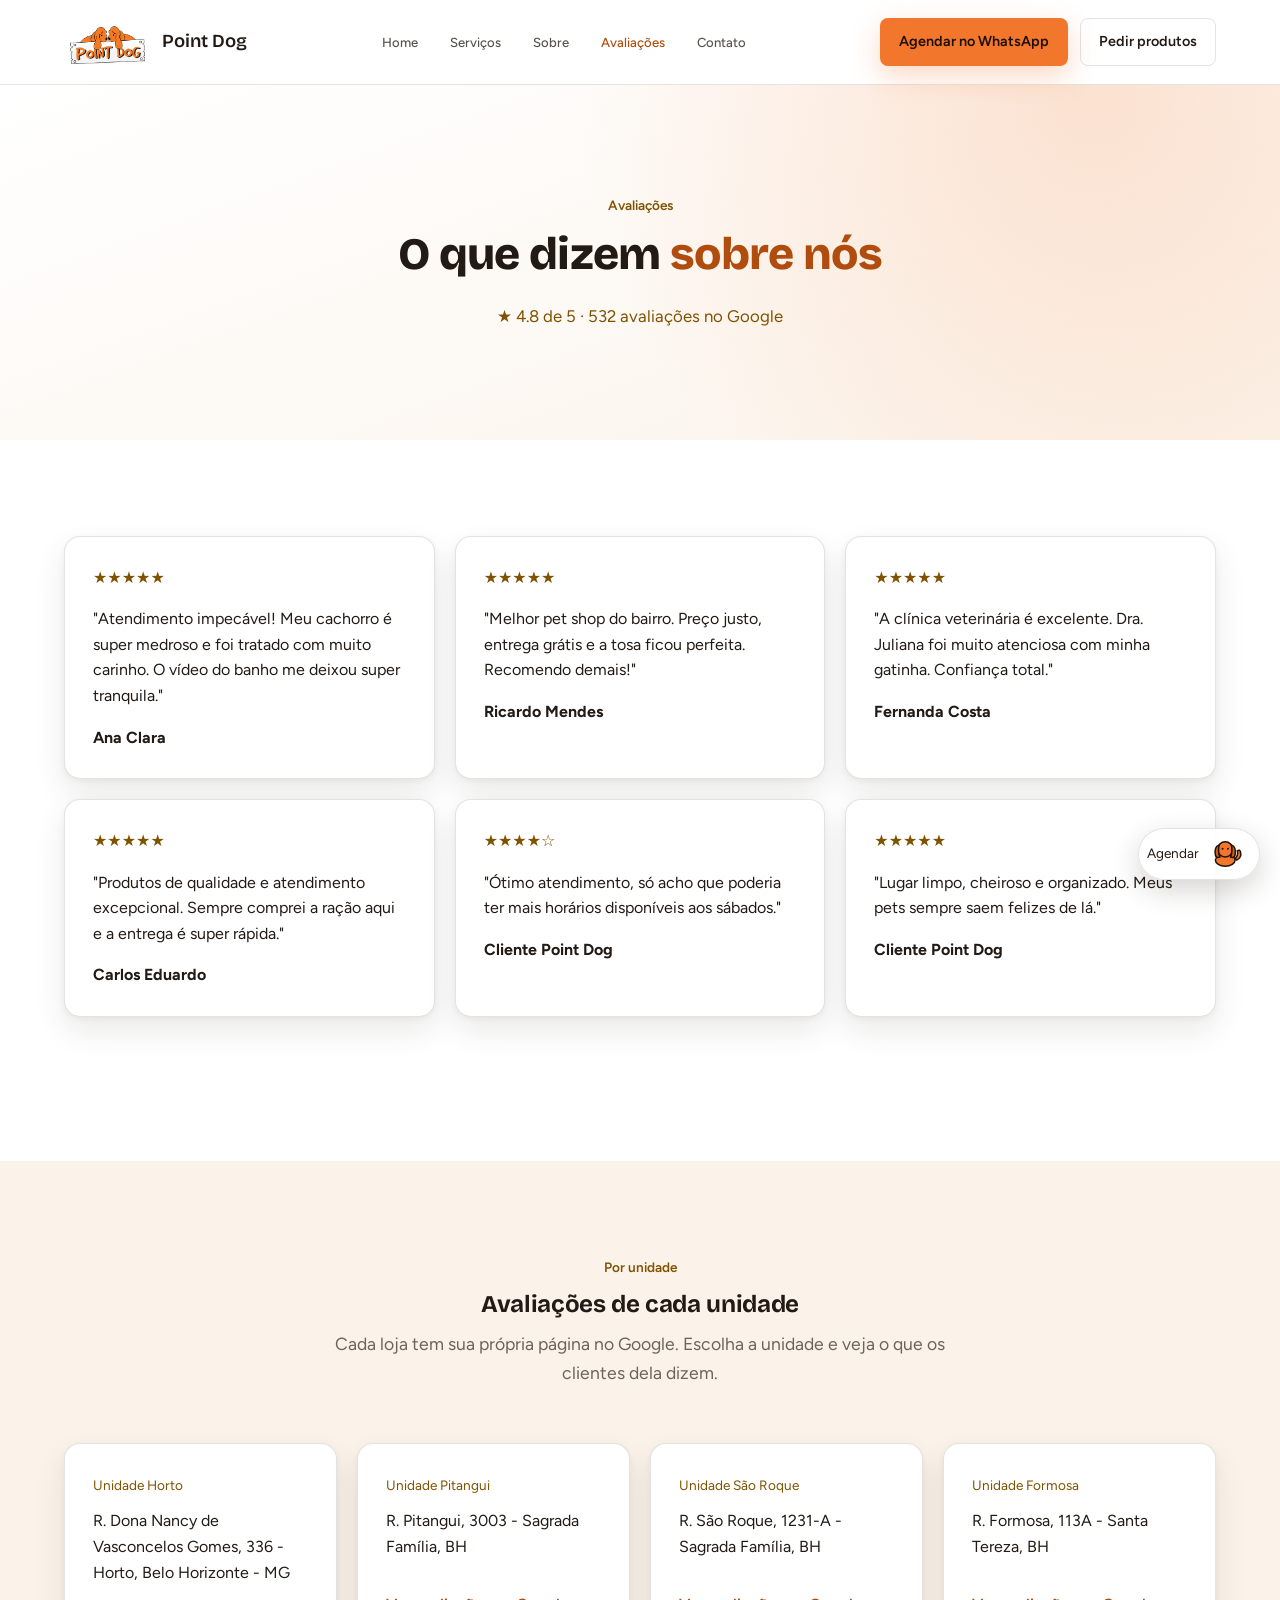
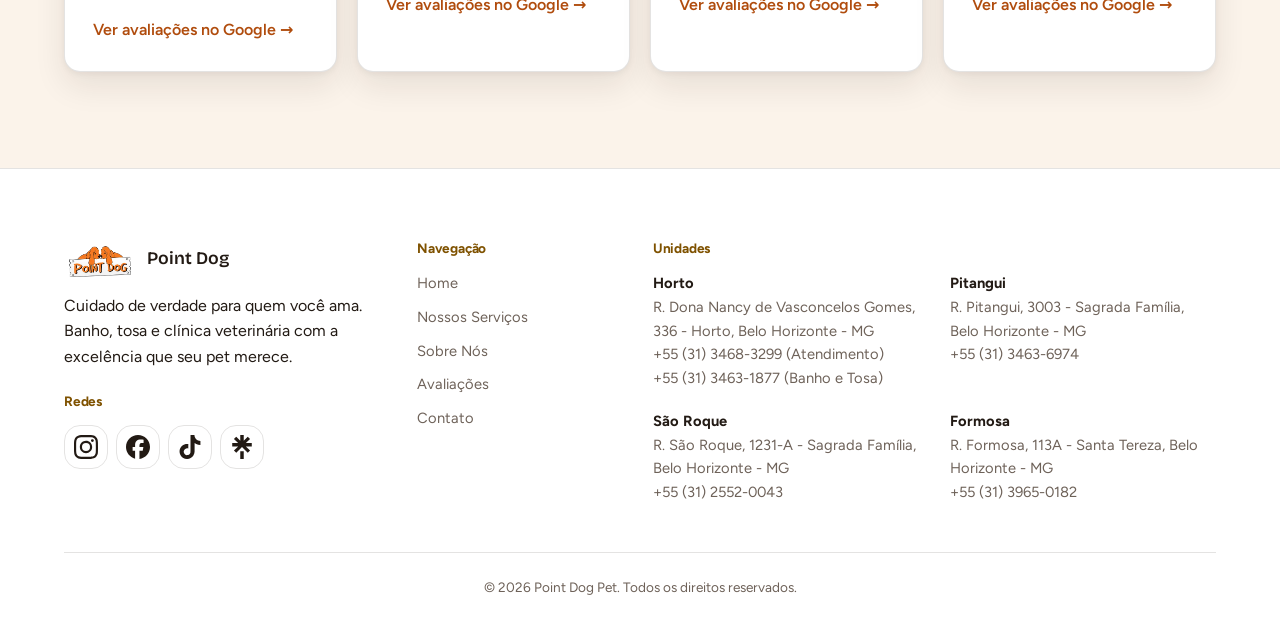
<file: avaliacoes.html>
<!DOCTYPE html>
<html lang="pt-BR">
<head>
  <meta charset="UTF-8">
  <meta name="viewport" content="width=device-width, initial-scale=1.0">
  <title>Avaliações no Google | Point Dog Pet, Belo Horizonte</title>
  <meta name="description" content="4,8 de 5 com 532 avaliações no Google. Veja o que os clientes dizem de cada unidade da Point Dog em Belo Horizonte.">
  <link rel="canonical" href="https://www.pointdog.com.br/avaliacoes.html">
  <meta name="theme-color" content="#F2762B">
  <meta property="og:type" content="website">
  <meta property="og:locale" content="pt_BR">
  <meta property="og:site_name" content="Point Dog Pet">
  <meta property="og:title" content="Avaliações no Google | Point Dog Pet, Belo Horizonte">
  <meta property="og:description" content="4,8 de 5 com 532 avaliações no Google. Veja o que os clientes dizem de cada unidade da Point Dog em Belo Horizonte.">
  <meta property="og:url" content="https://www.pointdog.com.br/avaliacoes.html">
  <meta property="og:image" content="https://www.pointdog.com.br/assets/img/og-pointdog.jpg">
  <meta name="twitter:card" content="summary_large_image">
  <link rel="preload" href="assets/fonts/bricolage-grotesque-latin.woff2" as="font" type="font/woff2" crossorigin>
  <link rel="preload" href="assets/fonts/figtree-latin.woff2" as="font" type="font/woff2" crossorigin>
  <link rel="icon" type="image/webp" href="assets/img/logo-pointdog.webp">
  <link rel="apple-touch-icon" href="assets/img/logo-pointdog.webp">
  <link rel="stylesheet" href="css/style.css">
</head>
<body>
  <header class="site-header">
    <div class="container">
      <a class="brand" href="index.html">
        <img src="assets/img/logo-pointdog.webp" alt="" width="273" height="139">
        <span>Point Dog</span>
      </a>
      <nav class="nav-links">
        <a href="index.html">Home</a>
        <a href="servicos.html">Serviços</a>
        <a href="sobre.html">Sobre</a>
        <a href="avaliacoes.html" class="active">Avaliações</a>
        <a href="contato.html">Contato</a>
        <a class="nav-cta nav-cta-primary" href="https://wa.me/553134683299?text=Ol%C3%A1%2C%20quero%20agendar%20um%20hor%C3%A1rio!" target="_blank" rel="noopener">Agendar no WhatsApp</a>
        <a class="nav-cta" href="https://wa.me/553134683299?text=Ol%C3%A1%2C%20quero%20pedir%20produtos%20para%20o%20meu%20pet." target="_blank" rel="noopener">Pedir produtos</a>
      </nav>
      <div class="header-actions">
        <a class="btn btn-primary" href="https://wa.me/553134683299?text=Ol%C3%A1%2C%20quero%20agendar%20um%20hor%C3%A1rio!" target="_blank" rel="noopener">Agendar no WhatsApp</a>
        <a class="btn btn-outline-dark" href="https://wa.me/553134683299?text=Ol%C3%A1%2C%20quero%20pedir%20produtos%20para%20o%20meu%20pet." target="_blank" rel="noopener">Pedir produtos</a>
        <button class="nav-toggle" aria-label="Abrir menu" aria-expanded="false">&#9776;</button>
      </div>
    </div>
  </header>

  <main>
  <section class="hero-simple" style="text-align:center;">
    <div class="container">
      <span class="eyebrow" style="justify-content:center; display:flex;">Avaliações</span>
      <h1>O que dizem <em>sobre nós</em></h1>
      <p class="lead" style="margin:0 auto;"><span style="color:var(--gold);">★ 4.8 de 5 · 532 avaliações no Google</span></p>
    </div>
  </section>

  <section class="section">
    <div class="container">
      <div class="grid-3">
        <div class="card reveal">
          <p style="color:var(--gold);">★★★★★</p>
          <p>"Atendimento impecável! Meu cachorro é super medroso e foi tratado com muito carinho. O vídeo do banho me deixou super tranquila."</p>
          <strong>Ana Clara</strong>
        </div>
        <div class="card reveal">
          <p style="color:var(--gold);">★★★★★</p>
          <p>"Melhor pet shop do bairro. Preço justo, entrega grátis e a tosa ficou perfeita. Recomendo demais!"</p>
          <strong>Ricardo Mendes</strong>
        </div>
        <div class="card reveal">
          <p style="color:var(--gold);">★★★★★</p>
          <p>"A clínica veterinária é excelente. Dra. Juliana foi muito atenciosa com minha gatinha. Confiança total."</p>
          <strong>Fernanda Costa</strong>
        </div>
        <div class="card reveal">
          <p style="color:var(--gold);">★★★★★</p>
          <p>"Produtos de qualidade e atendimento excepcional. Sempre comprei a ração aqui e a entrega é super rápida."</p>
          <strong>Carlos Eduardo</strong>
        </div>
        <div class="card reveal">
          <p style="color:var(--gold);">★★★★☆</p>
          <p>"Ótimo atendimento, só acho que poderia ter mais horários disponíveis aos sábados."</p>
          <strong>Cliente Point Dog</strong>
        </div>
        <div class="card reveal">
          <p style="color:var(--gold);">★★★★★</p>
          <p>"Lugar limpo, cheiroso e organizado. Meus pets sempre saem felizes de lá."</p>
          <strong>Cliente Point Dog</strong>
        </div>
      </div>
      <p style="text-align:center; margin-top:48px;">
        
      </p>
    </div>
  </section>
  <section class="section section-alt">
    <div class="container">
      <div class="section-header reveal">
        <span class="eyebrow">Por unidade</span>
        <h2>Avaliações de cada unidade</h2>
        <p>Cada loja tem sua própria página no Google. Escolha a unidade e veja o que os clientes dela dizem.</p>
      </div>
      <div class="grid-4">
        <div class="card reveal">
          <span class="card-tag">Unidade Horto</span>
          <p>R. Dona Nancy de Vasconcelos Gomes, 336 - Horto, Belo Horizonte - MG</p>
          <a class="card-link" href="https://www.google.com/maps/search/?api=1&query=Point+Dog+Pet+Dona+Nancy+de+Vasconcelos+Gomes+336+Horto+Belo+Horizonte" target="_blank" rel="noopener">Ver avaliações no Google →</a>
        </div>
        <div class="card reveal">
          <span class="card-tag">Unidade Pitangui</span>
          <p>R. Pitangui, 3003 - Sagrada Família, BH</p>
          <a class="card-link" href="https://www.google.com/maps/search/?api=1&query=Point+Dog+Pet+Rua+Pitangui+3003+Sagrada+Familia+Belo+Horizonte" target="_blank" rel="noopener">Ver avaliações no Google →</a>
        </div>
        <div class="card reveal">
          <span class="card-tag">Unidade São Roque</span>
          <p>R. São Roque, 1231-A - Sagrada Família, BH</p>
          <a class="card-link" href="https://www.google.com/maps/search/?api=1&query=Point+Dog+Pet+Rua+Sao+Roque+1231+Sagrada+Familia+Belo+Horizonte" target="_blank" rel="noopener">Ver avaliações no Google →</a>
        </div>
        <div class="card reveal">
          <span class="card-tag">Unidade Formosa</span>
          <p>R. Formosa, 113A - Santa Tereza, BH</p>
          <a class="card-link" href="https://www.google.com/maps/search/?api=1&query=Point+Dog+Pet+Rua+Formosa+113A+Santa+Tereza+Belo+Horizonte" target="_blank" rel="noopener">Ver avaliações no Google →</a>
        </div>
      </div>
    </div>
  </section>
  </main>

  <footer class="site-footer">
    <div class="container">
      <div class="footer-grid">
        <div>
          <div class="footer-brand">
            <img src="assets/img/logo-pointdog.webp" alt="" width="273" height="139" loading="lazy" decoding="async">
            <span style="font-family: var(--font-display); font-size: 1.1rem;">Point Dog</span>
          </div>
          <p>Cuidado de verdade para quem você ama. Banho, tosa e clínica veterinária com a excelência que seu pet merece.</p>
          <h3 class="footer-redes-titulo">Redes</h3>
          <ul class="footer-redes">
            <li><a href="https://www.instagram.com/pointdogpet/" target="_blank" rel="noopener" aria-label="Instagram"><img src="assets/icons/instagram.svg" alt="" width="24" height="24" loading="lazy"></a></li>
            <li><a href="https://www.facebook.com/pointdogpet" target="_blank" rel="noopener" aria-label="Facebook"><img src="assets/icons/facebook.svg" alt="" width="24" height="24" loading="lazy"></a></li>
            <li><a href="https://www.tiktok.com/@pointdogpet" target="_blank" rel="noopener" aria-label="TikTok"><img src="assets/icons/tiktok.svg" alt="" width="24" height="24" loading="lazy"></a></li>
            <li><a href="https://linktr.ee/pointdogpetshop" target="_blank" rel="noopener" aria-label="Linktree"><img src="assets/icons/linktree.svg" alt="" width="24" height="24" loading="lazy"></a></li>
          </ul>
        </div>
        <div>
          <h3>Navegação</h3>
          <ul>
            <li><a href="index.html">Home</a></li>
            <li><a href="servicos.html">Nossos Serviços</a></li>
            <li><a href="sobre.html">Sobre Nós</a></li>
            <li><a href="avaliacoes.html">Avaliações</a></li>
            <li><a href="contato.html">Contato</a></li>
          </ul>
        </div>
        <div class="footer-units-col">
          <h3>Unidades</h3>
          <ul class="footer-units">
            <li><a href="contato.html#horto"><strong>Horto</strong></a><br>R. Dona Nancy de Vasconcelos Gomes, 336 - Horto, Belo Horizonte - MG<br><a href="tel:+553134683299">+55 (31) 3468-3299</a> (Atendimento)<br><a href="tel:+553134631877">+55 (31) 3463-1877</a> (Banho e Tosa)</li>
            <li><a href="contato.html#pitangui"><strong>Pitangui</strong></a><br>R. Pitangui, 3003 - Sagrada Família, Belo Horizonte - MG<br><a href="tel:+553134636974">+55 (31) 3463-6974</a></li>
            <li><a href="contato.html#sao-roque"><strong>São Roque</strong></a><br>R. São Roque, 1231-A - Sagrada Família, Belo Horizonte - MG<br><a href="tel:+553125520043">+55 (31) 2552-0043</a></li>
            <li><a href="contato.html#formosa"><strong>Formosa</strong></a><br>R. Formosa, 113A - Santa Tereza, Belo Horizonte - MG<br><a href="tel:+553139650182">+55 (31) 3965-0182</a></li>
          </ul>
        </div>
      </div>
      <div class="footer-bottom">
        &copy; <span id="year"></span> Point Dog Pet. Todos os direitos reservados.
      </div>
    </div>
  </footer>

  <a class="fab" href="https://wa.me/553134683299?text=Ol%C3%A1%2C%20quero%20agendar%20um%20hor%C3%A1rio!" target="_blank" rel="noopener" aria-label="Agendar no WhatsApp">
    <span>Agendar</span>
    <svg viewBox="0 0 100 100" aria-hidden="true">
      <g class="fab-tail"><path d="M78,66 Q92,60 88,44 Q86,38 80,41 Q83,53 74,62 Z" fill="#F2762B" stroke="#231208" stroke-width="4"/></g>
      <ellipse cx="48" cy="66" rx="26" ry="16" fill="#F2762B" stroke="#231208" stroke-width="4"/>
      <circle cx="48" cy="38" r="20" fill="#F2762B" stroke="#231208" stroke-width="4"/>
      <path d="M32,26 Q18,32 22,52 Q24,62 34,58 Q28,44 32,26 Z" fill="#C85F1E" stroke="#231208" stroke-width="4"/>
      <path d="M64,26 Q78,32 74,52 Q72,62 62,58 Q68,44 64,26 Z" fill="#C85F1E" stroke="#231208" stroke-width="4"/>
      <circle cx="41" cy="36" r="2.6" fill="#231208"/><circle cx="55" cy="36" r="2.6" fill="#231208"/>
    </svg>
  </a>

  <script src="js/main.js"></script>
</body>
</html>
</file>
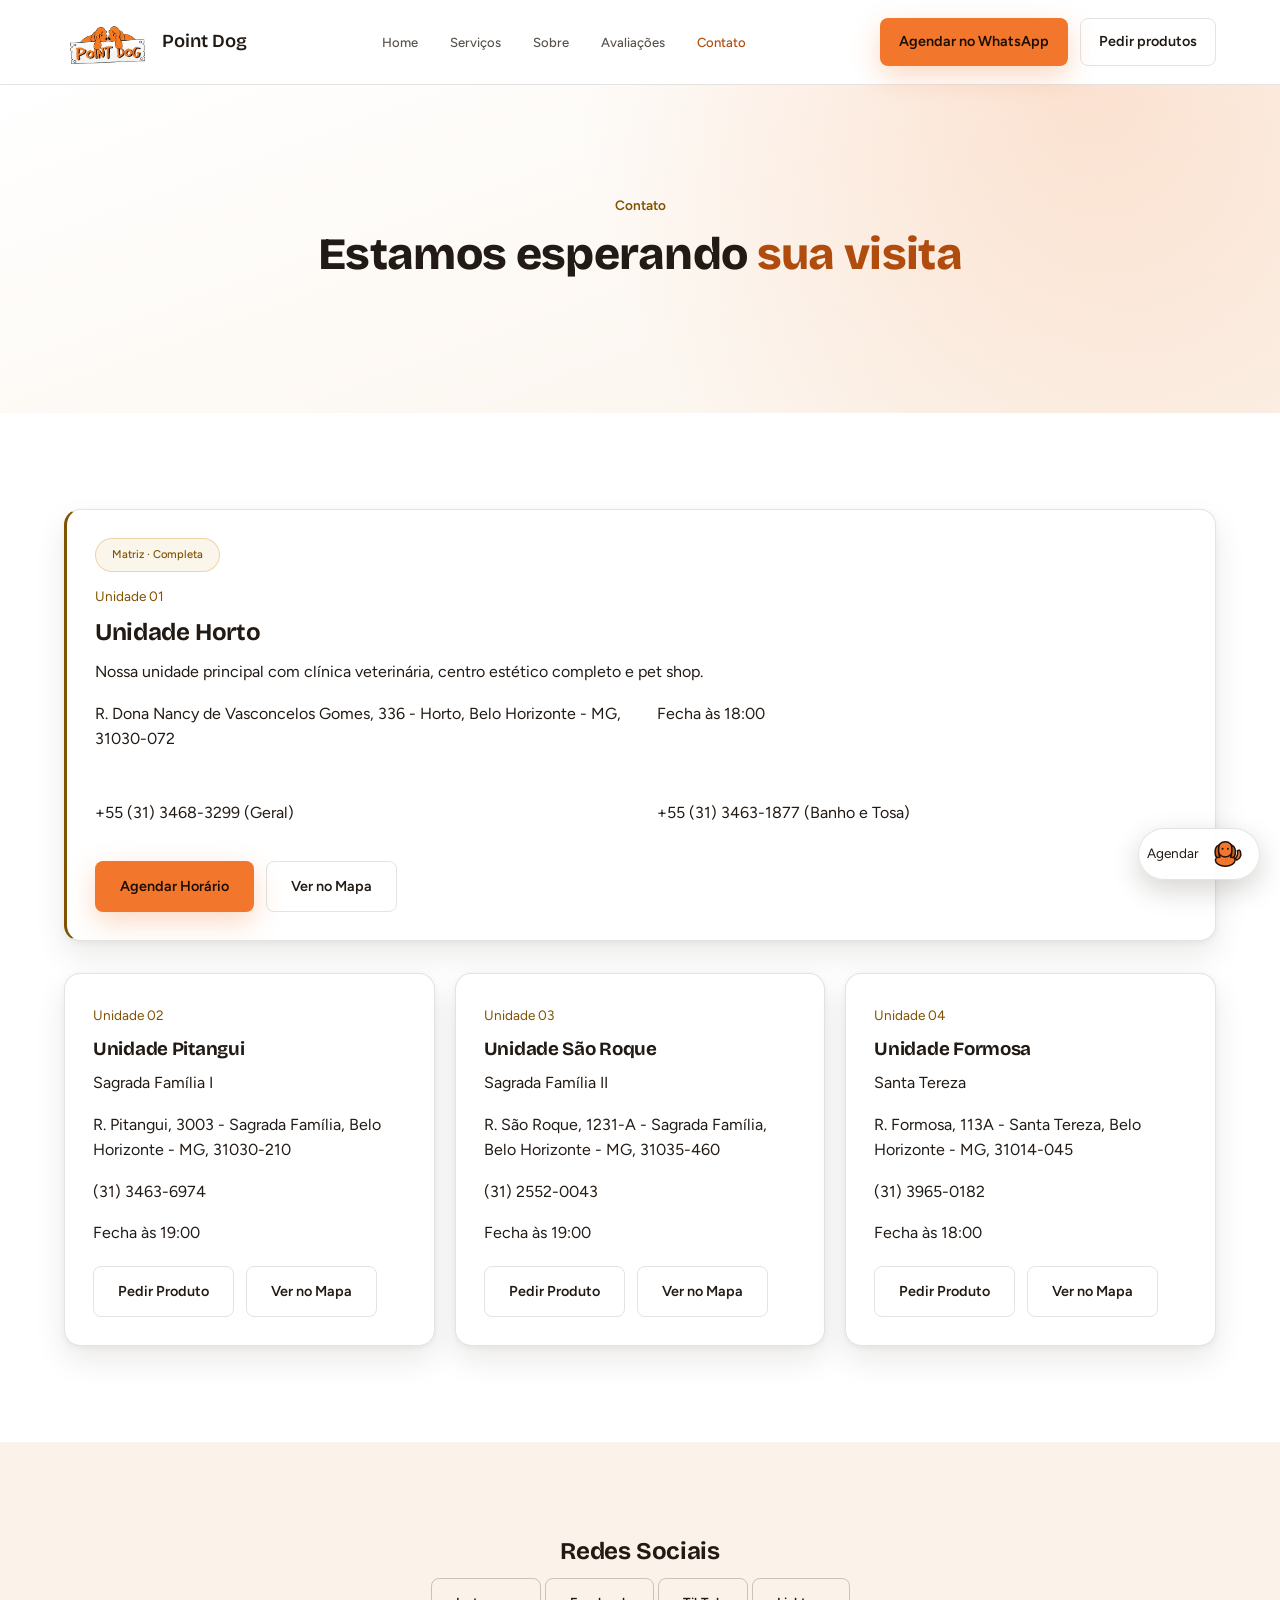
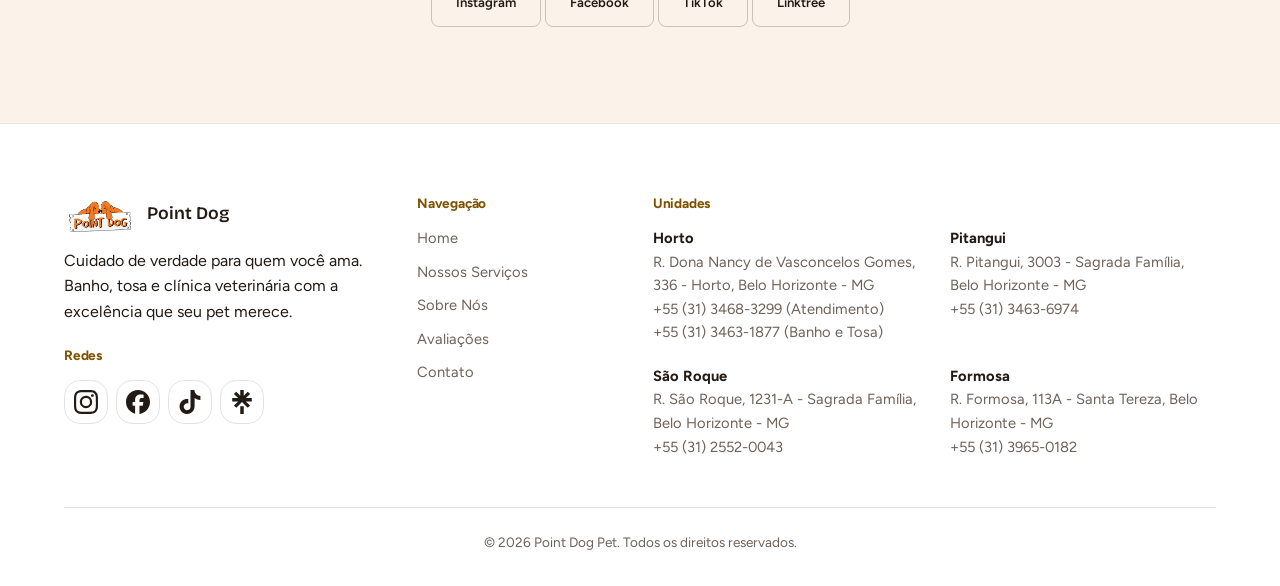
<file: contato.html>
<!DOCTYPE html>
<html lang="pt-BR">
<head>
  <meta charset="UTF-8">
  <meta name="viewport" content="width=device-width, initial-scale=1.0">
  <title>Unidades Horto, Pitangui, São Roque e Formosa | Point Dog</title>
  <meta name="description" content="Endereços, telefones e mapa das 4 unidades da Point Dog em Belo Horizonte: Horto, Pitangui, São Roque e Formosa.">
  <link rel="canonical" href="https://www.pointdog.com.br/contato.html">
  <meta name="theme-color" content="#F2762B">
  <meta property="og:type" content="website">
  <meta property="og:locale" content="pt_BR">
  <meta property="og:site_name" content="Point Dog Pet">
  <meta property="og:title" content="Unidades Horto, Pitangui, São Roque e Formosa | Point Dog">
  <meta property="og:description" content="Endereços, telefones e mapa das 4 unidades da Point Dog em Belo Horizonte: Horto, Pitangui, São Roque e Formosa.">
  <meta property="og:url" content="https://www.pointdog.com.br/contato.html">
  <meta property="og:image" content="https://www.pointdog.com.br/assets/img/og-pointdog.jpg">
  <meta name="twitter:card" content="summary_large_image">
  <link rel="preload" href="assets/fonts/bricolage-grotesque-latin.woff2" as="font" type="font/woff2" crossorigin>
  <link rel="preload" href="assets/fonts/figtree-latin.woff2" as="font" type="font/woff2" crossorigin>
  <link rel="icon" type="image/webp" href="assets/img/logo-pointdog.webp">
  <link rel="apple-touch-icon" href="assets/img/logo-pointdog.webp">
  <link rel="stylesheet" href="css/style.css">
  <script type="application/ld+json">
{
  "@context": "https://schema.org",
  "@graph": [
    {
      "@type": "Organization",
      "@id": "https://www.pointdog.com.br/#org",
      "name": "Point Dog Pet",
      "url": "https://www.pointdog.com.br/"
    },
    {
      "@type": "PetStore",
      "@id": "https://www.pointdog.com.br/contato.html#horto",
      "name": "Point Dog Pet – Horto",
      "url": "https://www.pointdog.com.br/contato.html#horto",
      "image": "https://www.pointdog.com.br/assets/img/og-pointdog.jpg",
      "telephone": "+55-31-3468-3299",
      "address": {
        "@type": "PostalAddress",
        "streetAddress": "R. Dona Nancy de Vasconcelos Gomes, 336 - Horto",
        "addressLocality": "Belo Horizonte",
        "addressRegion": "MG",
        "postalCode": "31030-072",
        "addressCountry": "BR"
      },
      "areaServed": {
        "@type": "Place",
        "name": "Horto"
      },
      "parentOrganization": {
        "@id": "https://www.pointdog.com.br/#org"
      }
    },
    {
      "@type": "PetStore",
      "@id": "https://www.pointdog.com.br/contato.html#pitangui",
      "name": "Point Dog Pet – Pitangui",
      "url": "https://www.pointdog.com.br/contato.html#pitangui",
      "image": "https://www.pointdog.com.br/assets/img/og-pointdog.jpg",
      "telephone": "+55-31-3463-6974",
      "address": {
        "@type": "PostalAddress",
        "streetAddress": "R. Pitangui, 3003 - Sagrada Família",
        "addressLocality": "Belo Horizonte",
        "addressRegion": "MG",
        "postalCode": "31030-210",
        "addressCountry": "BR"
      },
      "areaServed": {
        "@type": "Place",
        "name": "Sagrada Família"
      },
      "parentOrganization": {
        "@id": "https://www.pointdog.com.br/#org"
      }
    },
    {
      "@type": "PetStore",
      "@id": "https://www.pointdog.com.br/contato.html#sao-roque",
      "name": "Point Dog Pet – São Roque",
      "url": "https://www.pointdog.com.br/contato.html#sao-roque",
      "image": "https://www.pointdog.com.br/assets/img/og-pointdog.jpg",
      "telephone": "+55-31-2552-0043",
      "address": {
        "@type": "PostalAddress",
        "streetAddress": "R. São Roque, 1231-A - Sagrada Família",
        "addressLocality": "Belo Horizonte",
        "addressRegion": "MG",
        "postalCode": "31035-460",
        "addressCountry": "BR"
      },
      "areaServed": {
        "@type": "Place",
        "name": "Sagrada Família"
      },
      "parentOrganization": {
        "@id": "https://www.pointdog.com.br/#org"
      }
    },
    {
      "@type": "PetStore",
      "@id": "https://www.pointdog.com.br/contato.html#formosa",
      "name": "Point Dog Pet – Formosa",
      "url": "https://www.pointdog.com.br/contato.html#formosa",
      "image": "https://www.pointdog.com.br/assets/img/og-pointdog.jpg",
      "telephone": "+55-31-3965-0182",
      "address": {
        "@type": "PostalAddress",
        "streetAddress": "R. Formosa, 113A - Santa Tereza",
        "addressLocality": "Belo Horizonte",
        "addressRegion": "MG",
        "postalCode": "31014-045",
        "addressCountry": "BR"
      },
      "areaServed": {
        "@type": "Place",
        "name": "Santa Tereza"
      },
      "parentOrganization": {
        "@id": "https://www.pointdog.com.br/#org"
      }
    }
  ]
}
  </script>
</head>
<body>
  <header class="site-header">
    <div class="container">
      <a class="brand" href="index.html">
        <img src="assets/img/logo-pointdog.webp" alt="" width="273" height="139">
        <span>Point Dog</span>
      </a>
      <nav class="nav-links">
        <a href="index.html">Home</a>
        <a href="servicos.html">Serviços</a>
        <a href="sobre.html">Sobre</a>
        <a href="avaliacoes.html">Avaliações</a>
        <a href="contato.html" class="active">Contato</a>
        <a class="nav-cta nav-cta-primary" href="https://wa.me/553134683299?text=Ol%C3%A1%2C%20quero%20agendar%20um%20hor%C3%A1rio!" target="_blank" rel="noopener">Agendar no WhatsApp</a>
        <a class="nav-cta" href="https://wa.me/553134683299?text=Ol%C3%A1%2C%20quero%20pedir%20produtos%20para%20o%20meu%20pet." target="_blank" rel="noopener">Pedir produtos</a>
      </nav>
      <div class="header-actions">
        <a class="btn btn-primary" href="https://wa.me/553134683299?text=Ol%C3%A1%2C%20quero%20agendar%20um%20hor%C3%A1rio!" target="_blank" rel="noopener">Agendar no WhatsApp</a>
        <a class="btn btn-outline-dark" href="https://wa.me/553134683299?text=Ol%C3%A1%2C%20quero%20pedir%20produtos%20para%20o%20meu%20pet." target="_blank" rel="noopener">Pedir produtos</a>
        <button class="nav-toggle" aria-label="Abrir menu" aria-expanded="false">&#9776;</button>
      </div>
    </div>
  </header>

  <main>
  <section class="hero-simple" style="text-align:center;">
    <div class="container">
      <span class="eyebrow" style="justify-content:center; display:flex;">Contato</span>
      <h1>Estamos esperando <em>sua visita</em></h1>
    </div>
  </section>

  <section class="section">
    <div class="container">
      <div class="card reveal" id="horto" style="border-left: 3px solid var(--gold); margin-bottom:32px;">
        <span class="badge" style="background:rgba(217,164,65,0.1); border-color:rgba(217,164,65,0.4); color:var(--gold);">Matriz · Completa</span>
        <span class="card-tag" style="display:block; margin-top:14px;">Unidade 01</span>
        <h2>Unidade Horto</h2>
        <p>Nossa unidade principal com clínica veterinária, centro estético completo e pet shop.</p>
        <div class="grid-2">
          <p>R. Dona Nancy de Vasconcelos Gomes, 336 - Horto, Belo Horizonte - MG, 31030-072</p>
          <p>Fecha às 18:00</p>
          <p><a href="tel:+553134683299">+55 (31) 3468-3299</a> (Geral)</p>
          <p><a href="tel:+553134631877">+55 (31) 3463-1877</a> (Banho e Tosa)</p>
        </div>
        <div class="hero-actions" style="margin-top:20px;">
          <a class="btn btn-primary" href="https://wa.me/553134683299?text=Ol%C3%A1%2C%20quero%20agendar%20um%20hor%C3%A1rio%20na%20Unidade%20Horto" target="_blank" rel="noopener">Agendar Horário</a>
          <a class="btn btn-outline-dark" href="https://www.google.com/maps/search/?api=1&query=R.+Dona+Nancy+de+Vasconcelos+Gomes%2C+336+-+Horto%2C+Belo+Horizonte+-+MG" target="_blank" rel="noopener">Ver no Mapa</a>
        </div>
      </div>

      <div class="grid-3">
        <div class="card reveal" id="pitangui">
          <span class="card-tag">Unidade 02</span>
          <h3>Unidade Pitangui</h3>
          <p>Sagrada Família I</p>
          <p>R. Pitangui, 3003 - Sagrada Família, Belo Horizonte - MG, 31030-210</p>
          <p><a href="tel:+553134636974">(31) 3463-6974</a></p>
          <p>Fecha às 19:00</p>
          <div class="hero-actions" style="margin-top:20px;">
            <a class="btn btn-outline-dark" href="https://wa.me/553134636974?text=Ol%C3%A1%2C%20quero%20fazer%20um%20pedido" target="_blank" rel="noopener">Pedir Produto</a>
            <a class="btn btn-outline-dark" href="https://www.google.com/maps/search/?api=1&query=Point+Dog+Pet+Rua+Pitangui+3003+Sagrada+Familia+Belo+Horizonte" target="_blank" rel="noopener">Ver no Mapa</a>
          </div>
        </div>
        <div class="card reveal" id="sao-roque">
          <span class="card-tag">Unidade 03</span>
          <h3>Unidade São Roque</h3>
          <p>Sagrada Família II</p>
          <p>R. São Roque, 1231-A - Sagrada Família, Belo Horizonte - MG, 31035-460</p>
          <p><a href="tel:+553125520043">(31) 2552-0043</a></p>
          <p>Fecha às 19:00</p>
          <div class="hero-actions" style="margin-top:20px;">
            <a class="btn btn-outline-dark" href="https://wa.me/553125520043?text=Ol%C3%A1%2C%20quero%20fazer%20um%20pedido" target="_blank" rel="noopener">Pedir Produto</a>
            <a class="btn btn-outline-dark" href="https://www.google.com/maps/search/?api=1&query=Point+Dog+Pet+Rua+Sao+Roque+1231+Sagrada+Familia+Belo+Horizonte" target="_blank" rel="noopener">Ver no Mapa</a>
          </div>
        </div>
        <div class="card reveal" id="formosa">
          <span class="card-tag">Unidade 04</span>
          <h3>Unidade Formosa</h3>
          <p>Santa Tereza</p>
          <p>R. Formosa, 113A - Santa Tereza, Belo Horizonte - MG, 31014-045</p>
          <p><a href="tel:+553139650182">(31) 3965-0182</a></p>
          <p>Fecha às 18:00</p>
          <div class="hero-actions" style="margin-top:20px;">
            <a class="btn btn-outline-dark" href="https://wa.me/553139650182?text=Ol%C3%A1%2C%20quero%20fazer%20um%20pedido" target="_blank" rel="noopener">Pedir Produto</a>
            <a class="btn btn-outline-dark" href="https://www.google.com/maps/search/?api=1&query=Point+Dog+Pet+Rua+Formosa+113A+Santa+Tereza+Belo+Horizonte" target="_blank" rel="noopener">Ver no Mapa</a>
          </div>
        </div>
      </div>
    </div>
  </section>

  <section class="section section-alt" style="text-align:center;">
    <div class="container reveal">
      <h2>Redes Sociais</h2>
      <div class="hero-actions" style="justify-content:center;">
        <a class="btn btn-secondary" href="https://www.instagram.com/pointdogpet/" target="_blank" rel="noopener">Instagram</a>
        <a class="btn btn-secondary" href="https://www.facebook.com/pointdogpet" target="_blank" rel="noopener">Facebook</a>
        <a class="btn btn-secondary" href="https://www.tiktok.com/@pointdogpet" target="_blank" rel="noopener">TikTok</a>
        <a class="btn btn-secondary" href="https://linktr.ee/pointdogpetshop" target="_blank" rel="noopener">Linktree</a>
      </div>
    </div>
  </section>
  </main>

  <footer class="site-footer">
    <div class="container">
      <div class="footer-grid">
        <div>
          <div class="footer-brand">
            <img src="assets/img/logo-pointdog.webp" alt="" width="273" height="139" loading="lazy" decoding="async">
            <span style="font-family: var(--font-display); font-size: 1.1rem;">Point Dog</span>
          </div>
          <p>Cuidado de verdade para quem você ama. Banho, tosa e clínica veterinária com a excelência que seu pet merece.</p>
          <h3 class="footer-redes-titulo">Redes</h3>
          <ul class="footer-redes">
            <li><a href="https://www.instagram.com/pointdogpet/" target="_blank" rel="noopener" aria-label="Instagram"><img src="assets/icons/instagram.svg" alt="" width="24" height="24" loading="lazy"></a></li>
            <li><a href="https://www.facebook.com/pointdogpet" target="_blank" rel="noopener" aria-label="Facebook"><img src="assets/icons/facebook.svg" alt="" width="24" height="24" loading="lazy"></a></li>
            <li><a href="https://www.tiktok.com/@pointdogpet" target="_blank" rel="noopener" aria-label="TikTok"><img src="assets/icons/tiktok.svg" alt="" width="24" height="24" loading="lazy"></a></li>
            <li><a href="https://linktr.ee/pointdogpetshop" target="_blank" rel="noopener" aria-label="Linktree"><img src="assets/icons/linktree.svg" alt="" width="24" height="24" loading="lazy"></a></li>
          </ul>
        </div>
        <div>
          <h3>Navegação</h3>
          <ul>
            <li><a href="index.html">Home</a></li>
            <li><a href="servicos.html">Nossos Serviços</a></li>
            <li><a href="sobre.html">Sobre Nós</a></li>
            <li><a href="avaliacoes.html">Avaliações</a></li>
            <li><a href="contato.html">Contato</a></li>
          </ul>
        </div>
        <div class="footer-units-col">
          <h3>Unidades</h3>
          <ul class="footer-units">
            <li><a href="contato.html#horto"><strong>Horto</strong></a><br>R. Dona Nancy de Vasconcelos Gomes, 336 - Horto, Belo Horizonte - MG<br><a href="tel:+553134683299">+55 (31) 3468-3299</a> (Atendimento)<br><a href="tel:+553134631877">+55 (31) 3463-1877</a> (Banho e Tosa)</li>
            <li><a href="contato.html#pitangui"><strong>Pitangui</strong></a><br>R. Pitangui, 3003 - Sagrada Família, Belo Horizonte - MG<br><a href="tel:+553134636974">+55 (31) 3463-6974</a></li>
            <li><a href="contato.html#sao-roque"><strong>São Roque</strong></a><br>R. São Roque, 1231-A - Sagrada Família, Belo Horizonte - MG<br><a href="tel:+553125520043">+55 (31) 2552-0043</a></li>
            <li><a href="contato.html#formosa"><strong>Formosa</strong></a><br>R. Formosa, 113A - Santa Tereza, Belo Horizonte - MG<br><a href="tel:+553139650182">+55 (31) 3965-0182</a></li>
          </ul>
        </div>
      </div>
      <div class="footer-bottom">
        &copy; <span id="year"></span> Point Dog Pet. Todos os direitos reservados.
      </div>
    </div>
  </footer>

  <a class="fab" href="https://wa.me/553134683299?text=Ol%C3%A1%2C%20quero%20agendar%20um%20hor%C3%A1rio!" target="_blank" rel="noopener" aria-label="Agendar no WhatsApp">
    <span>Agendar</span>
    <svg viewBox="0 0 100 100" aria-hidden="true">
      <g class="fab-tail"><path d="M78,66 Q92,60 88,44 Q86,38 80,41 Q83,53 74,62 Z" fill="#F2762B" stroke="#231208" stroke-width="4"/></g>
      <ellipse cx="48" cy="66" rx="26" ry="16" fill="#F2762B" stroke="#231208" stroke-width="4"/>
      <circle cx="48" cy="38" r="20" fill="#F2762B" stroke="#231208" stroke-width="4"/>
      <path d="M32,26 Q18,32 22,52 Q24,62 34,58 Q28,44 32,26 Z" fill="#C85F1E" stroke="#231208" stroke-width="4"/>
      <path d="M64,26 Q78,32 74,52 Q72,62 62,58 Q68,44 64,26 Z" fill="#C85F1E" stroke="#231208" stroke-width="4"/>
      <circle cx="41" cy="36" r="2.6" fill="#231208"/><circle cx="55" cy="36" r="2.6" fill="#231208"/>
    </svg>
  </a>

  <script src="js/main.js"></script>
</body>
</html>
</file>
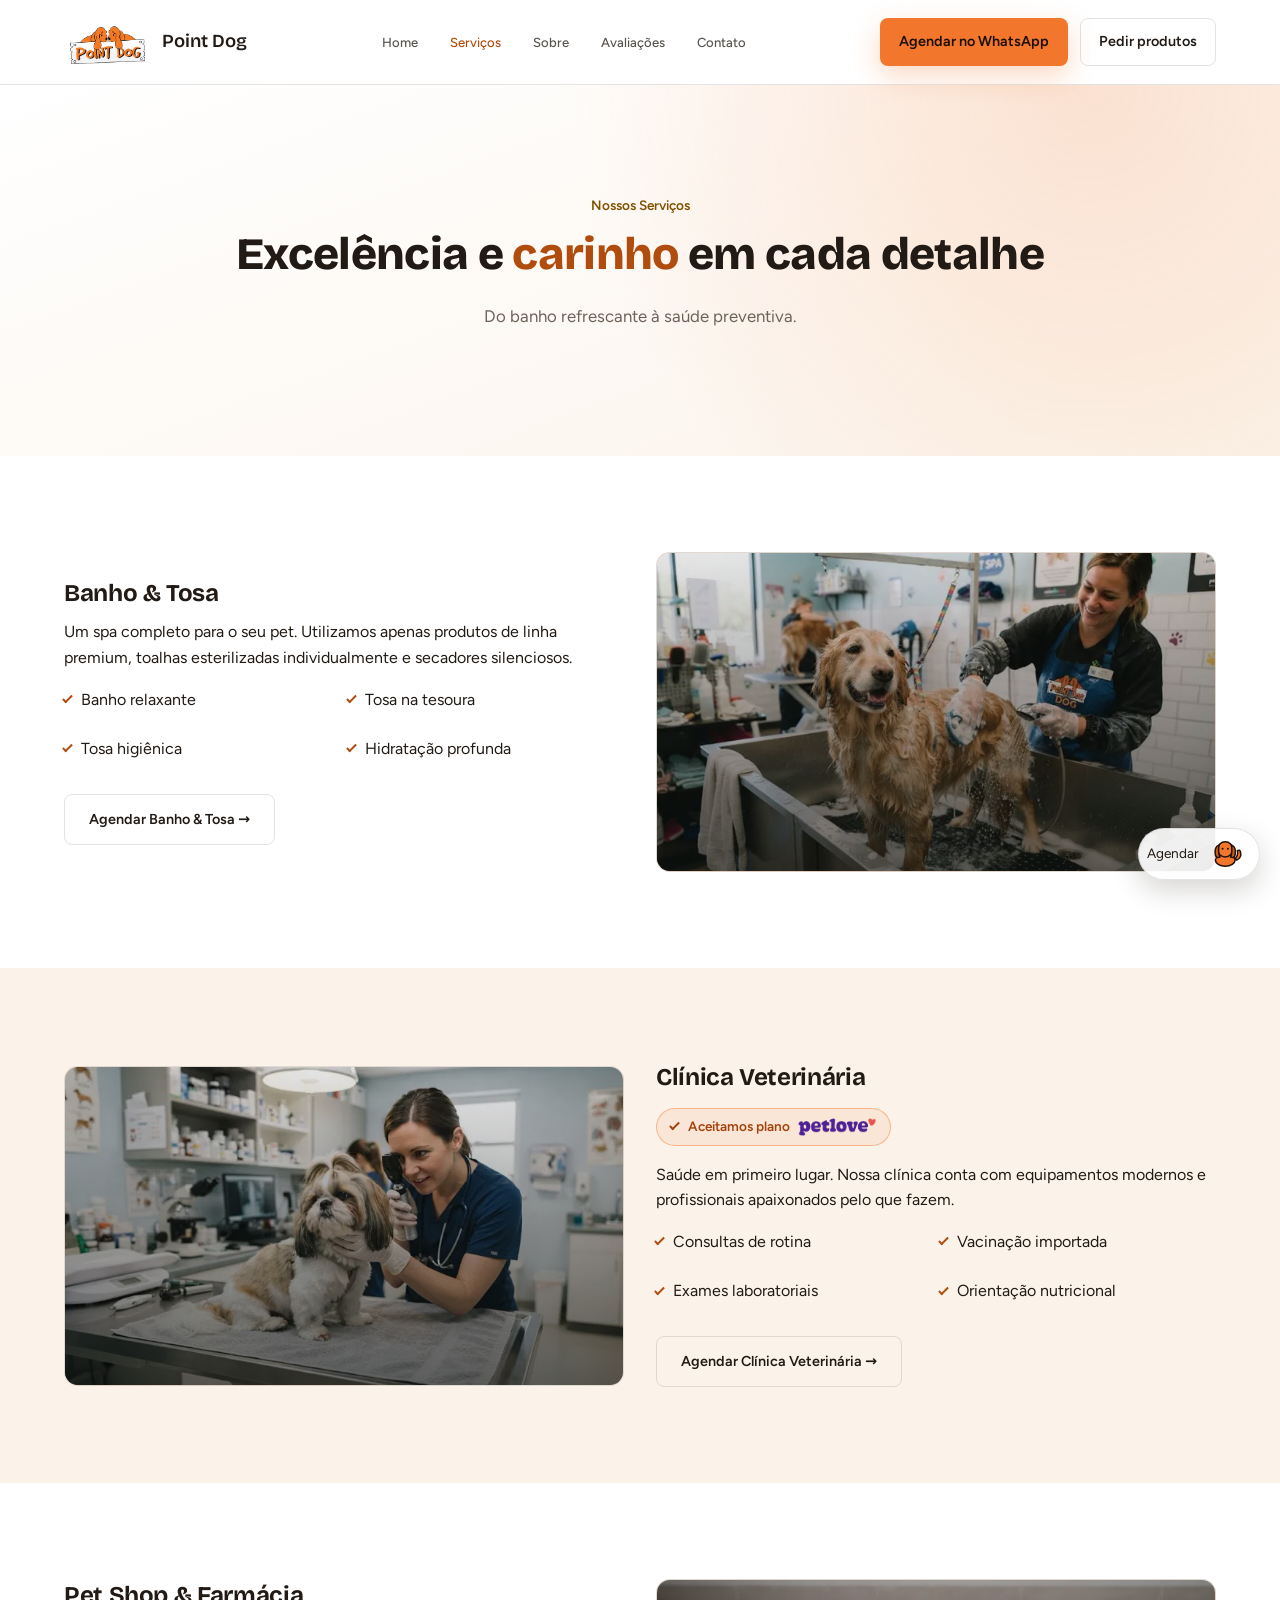
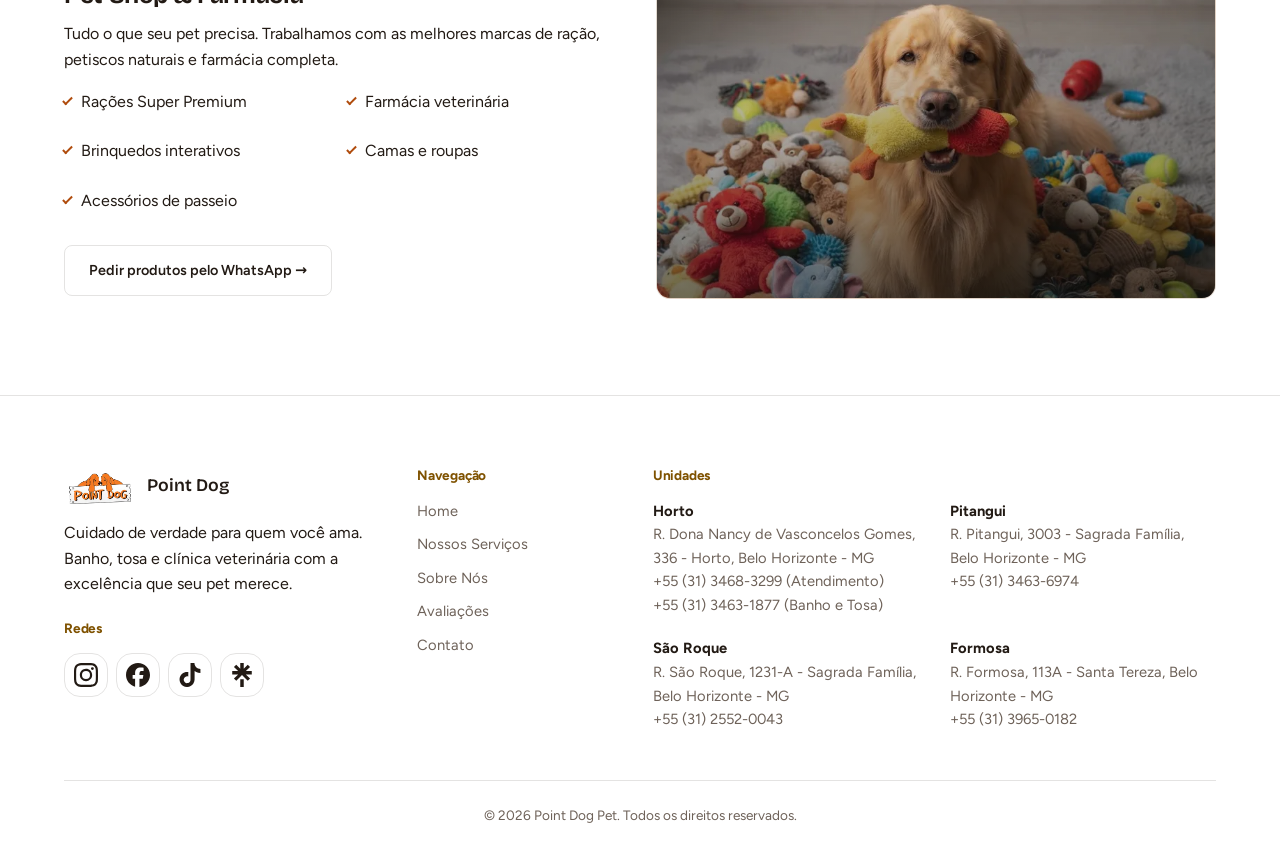
<file: servicos.html>
<!DOCTYPE html>
<html lang="pt-BR">
<head>
  <meta charset="UTF-8">
  <meta name="viewport" content="width=device-width, initial-scale=1.0">
  <title>Banho e tosa, veterinário e pet shop em BH | Point Dog</title>
  <meta name="description" content="Banho e tosa, clínica veterinária (aceita plano PetLove) e pet shop e farmácia em Belo Horizonte. Fale no WhatsApp e agende.">
  <link rel="canonical" href="https://www.pointdog.com.br/servicos.html">
  <meta name="theme-color" content="#F2762B">
  <meta property="og:type" content="website">
  <meta property="og:locale" content="pt_BR">
  <meta property="og:site_name" content="Point Dog Pet">
  <meta property="og:title" content="Banho e tosa, veterinário e pet shop em BH | Point Dog">
  <meta property="og:description" content="Banho e tosa, clínica veterinária (aceita plano PetLove) e pet shop e farmácia em Belo Horizonte. Fale no WhatsApp e agende.">
  <meta property="og:url" content="https://www.pointdog.com.br/servicos.html">
  <meta property="og:image" content="https://www.pointdog.com.br/assets/img/og-pointdog.jpg">
  <meta name="twitter:card" content="summary_large_image">
  <link rel="preload" href="assets/fonts/bricolage-grotesque-latin.woff2" as="font" type="font/woff2" crossorigin>
  <link rel="preload" href="assets/fonts/figtree-latin.woff2" as="font" type="font/woff2" crossorigin>
  <link rel="icon" type="image/webp" href="assets/img/logo-pointdog.webp">
  <link rel="apple-touch-icon" href="assets/img/logo-pointdog.webp">
  <link rel="stylesheet" href="css/style.css">
</head>
<body>
  <header class="site-header">
    <div class="container">
      <a class="brand" href="index.html">
        <img src="assets/img/logo-pointdog.webp" alt="" width="273" height="139">
        <span>Point Dog</span>
      </a>
      <nav class="nav-links">
        <a href="index.html">Home</a>
        <a href="servicos.html" class="active">Serviços</a>
        <a href="sobre.html">Sobre</a>
        <a href="avaliacoes.html">Avaliações</a>
        <a href="contato.html">Contato</a>
        <a class="nav-cta nav-cta-primary" href="https://wa.me/553134683299?text=Ol%C3%A1%2C%20quero%20agendar%20um%20hor%C3%A1rio!" target="_blank" rel="noopener">Agendar no WhatsApp</a>
        <a class="nav-cta" href="https://wa.me/553134683299?text=Ol%C3%A1%2C%20quero%20pedir%20produtos%20para%20o%20meu%20pet." target="_blank" rel="noopener">Pedir produtos</a>
      </nav>
      <div class="header-actions">
        <a class="btn btn-primary" href="https://wa.me/553134683299?text=Ol%C3%A1%2C%20quero%20agendar%20um%20hor%C3%A1rio!" target="_blank" rel="noopener">Agendar no WhatsApp</a>
        <a class="btn btn-outline-dark" href="https://wa.me/553134683299?text=Ol%C3%A1%2C%20quero%20pedir%20produtos%20para%20o%20meu%20pet." target="_blank" rel="noopener">Pedir produtos</a>
        <button class="nav-toggle" aria-label="Abrir menu" aria-expanded="false">&#9776;</button>
      </div>
    </div>
  </header>

  <main>
  <section class="hero-simple" style="text-align:center;">
    <div class="container">
      <span class="eyebrow" style="justify-content:center; display:flex;">Nossos Serviços</span>
      <h1>Excelência e <em>carinho</em> em cada detalhe</h1>
      <p class="lead">Do banho refrescante à saúde preventiva.</p>
    </div>
  </section>

  <section class="section">
    <div class="container grid-2" style="align-items:center;">
      <div class="reveal">
        <h2>Banho &amp; Tosa</h2>
        <p>Um spa completo para o seu pet. Utilizamos apenas produtos de linha premium, toalhas esterilizadas individualmente e secadores silenciosos.</p>
        <div class="grid-2" style="gap:8px;">
          <p class="check">Banho relaxante</p>
          <p class="check">Tosa na tesoura</p>
          <p class="check">Tosa higiênica</p>
          <p class="check">Hidratação profunda</p>
        </div>
        <a class="btn btn-outline-dark" style="margin-top:16px;" href="https://wa.me/553134683299?text=Ol%C3%A1%2C%20quero%20agendar%20Banho%20%26%20Tosa" target="_blank" rel="noopener">Agendar Banho &amp; Tosa →</a>
      </div>
      <div class="panel-frame has-photo reveal">
        <img class="panel-photo" src="assets/img/servico-banho-tosa-800.webp" srcset="assets/img/servico-banho-tosa-480.webp 480w, assets/img/servico-banho-tosa-800.webp 800w" sizes="628px" width="800" height="408" data-eager decoding="async" alt="Golden retriever sendo banhado no espaço de banho e tosa da Point Dog">
      </div>
    </div>
  </section>

  <section class="section section-alt">
    <div class="container grid-2" style="align-items:center;">
      <div class="panel-frame has-photo reveal">
        <img class="panel-photo" src="assets/img/servico-clinica-800.webp" srcset="assets/img/servico-clinica-480.webp 480w, assets/img/servico-clinica-800.webp 800w" sizes="588px" width="800" height="436" loading="lazy" decoding="async" alt="Veterinária da Point Dog examinando um cão na clínica">
      </div>
      <div class="reveal">
        <h2>Clínica Veterinária</h2>
        <span class="plan-badge">Aceitamos plano <img src="assets/img/petlove-logo.webp" alt="PetLove" width="417" height="96" loading="lazy" decoding="async"></span>
        <p>Saúde em primeiro lugar. Nossa clínica conta com equipamentos modernos e profissionais apaixonados pelo que fazem.</p>
        <div class="grid-2" style="gap:8px;">
          <p class="check">Consultas de rotina</p>
          <p class="check">Vacinação importada</p>
          <p class="check">Exames laboratoriais</p>
          <p class="check">Orientação nutricional</p>
        </div>
        <a class="btn btn-outline-dark" style="margin-top:16px;" href="https://wa.me/553134683299?text=Ol%C3%A1%2C%20quero%20agendar%20a%20Cl%C3%ADnica%20Veterin%C3%A1ria" target="_blank" rel="noopener">Agendar Clínica Veterinária →</a>
      </div>
    </div>
  </section>

  <section class="section">
    <div class="container grid-2" style="align-items:center;">
      <div class="reveal">
        <h2>Pet Shop &amp; Farmácia</h2>
        <p>Tudo o que seu pet precisa. Trabalhamos com as melhores marcas de ração, petiscos naturais e farmácia completa.</p>
        <div class="grid-2" style="gap:8px;">
          <p class="check">Rações Super Premium</p>
          <p class="check">Farmácia veterinária</p>
          <p class="check">Brinquedos interativos</p>
          <p class="check">Camas e roupas</p>
          <p class="check">Acessórios de passeio</p>
        </div>
        <a class="btn btn-outline-dark" style="margin-top:16px;" href="https://wa.me/553134683299?text=Ol%C3%A1%2C%20quero%20fazer%20um%20pedido%20no%20Pet%20Shop" target="_blank" rel="noopener">Pedir produtos pelo WhatsApp →</a>
      </div>
      <div class="panel-frame has-photo reveal">
        <img class="panel-photo" style="object-position: 50% 18%;" src="assets/img/servico-petshop-800.webp" srcset="assets/img/servico-petshop-480.webp 480w, assets/img/servico-petshop-800.webp 800w" sizes="(max-width: 640px) 100vw, 50vw" width="800" height="800" loading="lazy" decoding="async" alt="Cachorro cercado de brinquedos do Pet Shop Point Dog">
      </div>
    </div>
  </section>
  </main>

  <footer class="site-footer">
    <div class="container">
      <div class="footer-grid">
        <div>
          <div class="footer-brand">
            <img src="assets/img/logo-pointdog.webp" alt="" width="273" height="139" loading="lazy" decoding="async">
            <span style="font-family: var(--font-display); font-size: 1.1rem;">Point Dog</span>
          </div>
          <p>Cuidado de verdade para quem você ama. Banho, tosa e clínica veterinária com a excelência que seu pet merece.</p>
          <h3 class="footer-redes-titulo">Redes</h3>
          <ul class="footer-redes">
            <li><a href="https://www.instagram.com/pointdogpet/" target="_blank" rel="noopener" aria-label="Instagram"><img src="assets/icons/instagram.svg" alt="" width="24" height="24" loading="lazy"></a></li>
            <li><a href="https://www.facebook.com/pointdogpet" target="_blank" rel="noopener" aria-label="Facebook"><img src="assets/icons/facebook.svg" alt="" width="24" height="24" loading="lazy"></a></li>
            <li><a href="https://www.tiktok.com/@pointdogpet" target="_blank" rel="noopener" aria-label="TikTok"><img src="assets/icons/tiktok.svg" alt="" width="24" height="24" loading="lazy"></a></li>
            <li><a href="https://linktr.ee/pointdogpetshop" target="_blank" rel="noopener" aria-label="Linktree"><img src="assets/icons/linktree.svg" alt="" width="24" height="24" loading="lazy"></a></li>
          </ul>
        </div>
        <div>
          <h3>Navegação</h3>
          <ul>
            <li><a href="index.html">Home</a></li>
            <li><a href="servicos.html">Nossos Serviços</a></li>
            <li><a href="sobre.html">Sobre Nós</a></li>
            <li><a href="avaliacoes.html">Avaliações</a></li>
            <li><a href="contato.html">Contato</a></li>
          </ul>
        </div>
        <div class="footer-units-col">
          <h3>Unidades</h3>
          <ul class="footer-units">
            <li><a href="contato.html#horto"><strong>Horto</strong></a><br>R. Dona Nancy de Vasconcelos Gomes, 336 - Horto, Belo Horizonte - MG<br><a href="tel:+553134683299">+55 (31) 3468-3299</a> (Atendimento)<br><a href="tel:+553134631877">+55 (31) 3463-1877</a> (Banho e Tosa)</li>
            <li><a href="contato.html#pitangui"><strong>Pitangui</strong></a><br>R. Pitangui, 3003 - Sagrada Família, Belo Horizonte - MG<br><a href="tel:+553134636974">+55 (31) 3463-6974</a></li>
            <li><a href="contato.html#sao-roque"><strong>São Roque</strong></a><br>R. São Roque, 1231-A - Sagrada Família, Belo Horizonte - MG<br><a href="tel:+553125520043">+55 (31) 2552-0043</a></li>
            <li><a href="contato.html#formosa"><strong>Formosa</strong></a><br>R. Formosa, 113A - Santa Tereza, Belo Horizonte - MG<br><a href="tel:+553139650182">+55 (31) 3965-0182</a></li>
          </ul>
        </div>
      </div>
      <div class="footer-bottom">
        &copy; <span id="year"></span> Point Dog Pet. Todos os direitos reservados.
      </div>
    </div>
  </footer>

  <a class="fab" href="https://wa.me/553134683299?text=Ol%C3%A1%2C%20quero%20agendar%20um%20hor%C3%A1rio!" target="_blank" rel="noopener" aria-label="Agendar no WhatsApp">
    <span>Agendar</span>
    <svg viewBox="0 0 100 100" aria-hidden="true">
      <g class="fab-tail"><path d="M78,66 Q92,60 88,44 Q86,38 80,41 Q83,53 74,62 Z" fill="#F2762B" stroke="#231208" stroke-width="4"/></g>
      <ellipse cx="48" cy="66" rx="26" ry="16" fill="#F2762B" stroke="#231208" stroke-width="4"/>
      <circle cx="48" cy="38" r="20" fill="#F2762B" stroke="#231208" stroke-width="4"/>
      <path d="M32,26 Q18,32 22,52 Q24,62 34,58 Q28,44 32,26 Z" fill="#C85F1E" stroke="#231208" stroke-width="4"/>
      <path d="M64,26 Q78,32 74,52 Q72,62 62,58 Q68,44 64,26 Z" fill="#C85F1E" stroke="#231208" stroke-width="4"/>
      <circle cx="41" cy="36" r="2.6" fill="#231208"/><circle cx="55" cy="36" r="2.6" fill="#231208"/>
    </svg>
  </a>

  <script src="js/main.js"></script>
</body>
</html>
</file>
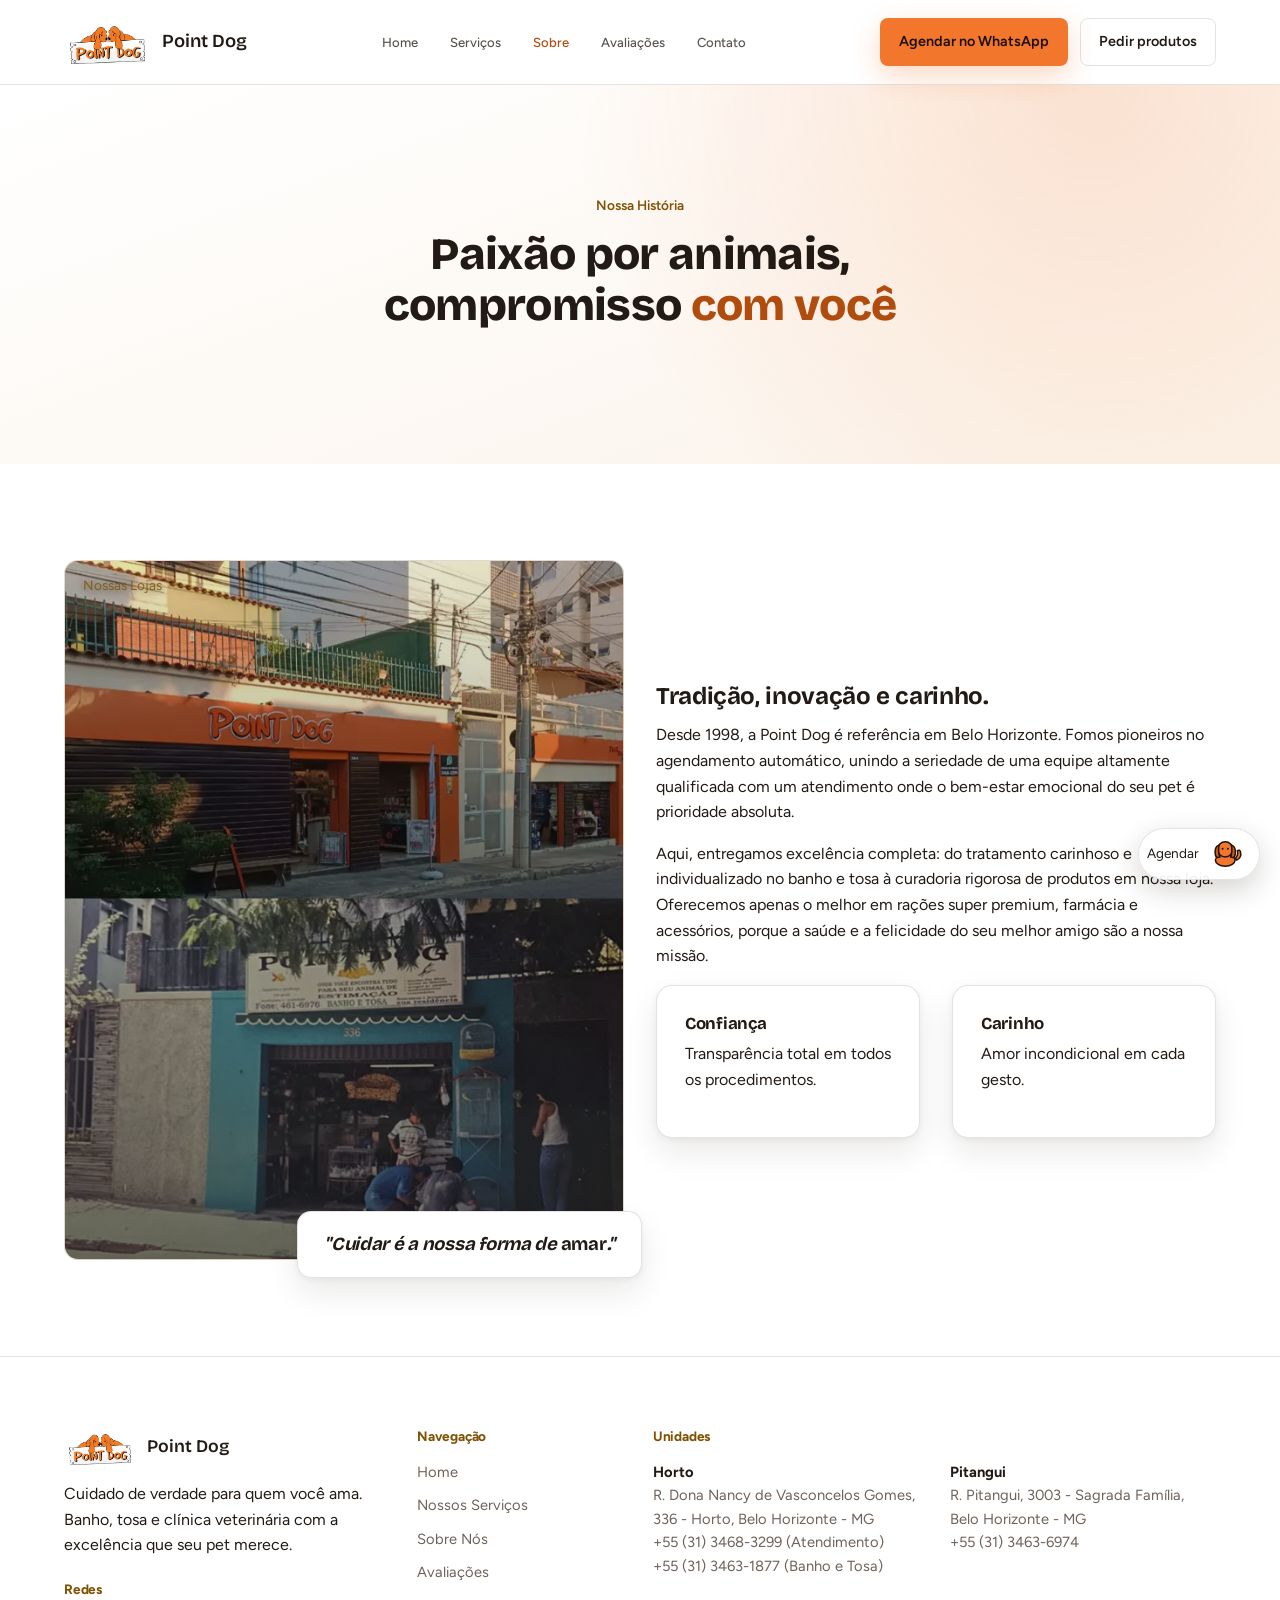
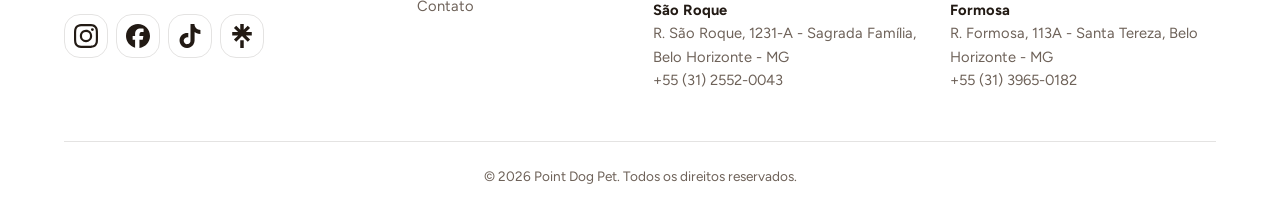
<file: sobre.html>
<!DOCTYPE html>
<html lang="pt-BR">
<head>
  <meta charset="UTF-8">
  <meta name="viewport" content="width=device-width, initial-scale=1.0">
  <title>Sobre a Point Dog | Pet shop em Belo Horizonte desde 1998</title>
  <meta name="description" content="A história da Point Dog, pet shop de Belo Horizonte desde 1998: banho e tosa, clínica veterinária e produtos para o seu pet.">
  <link rel="canonical" href="https://www.pointdog.com.br/sobre.html">
  <meta name="theme-color" content="#F2762B">
  <meta property="og:type" content="website">
  <meta property="og:locale" content="pt_BR">
  <meta property="og:site_name" content="Point Dog Pet">
  <meta property="og:title" content="Sobre a Point Dog | Pet shop em Belo Horizonte desde 1998">
  <meta property="og:description" content="A história da Point Dog, pet shop de Belo Horizonte desde 1998: banho e tosa, clínica veterinária e produtos para o seu pet.">
  <meta property="og:url" content="https://www.pointdog.com.br/sobre.html">
  <meta property="og:image" content="https://www.pointdog.com.br/assets/img/og-pointdog.jpg">
  <meta name="twitter:card" content="summary_large_image">
  <link rel="preload" href="assets/fonts/bricolage-grotesque-latin.woff2" as="font" type="font/woff2" crossorigin>
  <link rel="preload" href="assets/fonts/figtree-latin.woff2" as="font" type="font/woff2" crossorigin>
  <link rel="icon" type="image/webp" href="assets/img/logo-pointdog.webp">
  <link rel="apple-touch-icon" href="assets/img/logo-pointdog.webp">
  <link rel="stylesheet" href="css/style.css">
</head>
<body>
  <header class="site-header">
    <div class="container">
      <a class="brand" href="index.html">
        <img src="assets/img/logo-pointdog.webp" alt="" width="273" height="139">
        <span>Point Dog</span>
      </a>
      <nav class="nav-links">
        <a href="index.html">Home</a>
        <a href="servicos.html">Serviços</a>
        <a href="sobre.html" class="active">Sobre</a>
        <a href="avaliacoes.html">Avaliações</a>
        <a href="contato.html">Contato</a>
        <a class="nav-cta nav-cta-primary" href="https://wa.me/553134683299?text=Ol%C3%A1%2C%20quero%20agendar%20um%20hor%C3%A1rio!" target="_blank" rel="noopener">Agendar no WhatsApp</a>
        <a class="nav-cta" href="https://wa.me/553134683299?text=Ol%C3%A1%2C%20quero%20pedir%20produtos%20para%20o%20meu%20pet." target="_blank" rel="noopener">Pedir produtos</a>
      </nav>
      <div class="header-actions">
        <a class="btn btn-primary" href="https://wa.me/553134683299?text=Ol%C3%A1%2C%20quero%20agendar%20um%20hor%C3%A1rio!" target="_blank" rel="noopener">Agendar no WhatsApp</a>
        <a class="btn btn-outline-dark" href="https://wa.me/553134683299?text=Ol%C3%A1%2C%20quero%20pedir%20produtos%20para%20o%20meu%20pet." target="_blank" rel="noopener">Pedir produtos</a>
        <button class="nav-toggle" aria-label="Abrir menu" aria-expanded="false">&#9776;</button>
      </div>
    </div>
  </header>

  <main>
  <section class="hero-simple" style="text-align:center;">
    <div class="container">
      <span class="eyebrow" style="justify-content:center; display:flex;">Nossa História</span>
      <h1>Paixão por animais,<br>compromisso <em>com você</em></h1>
    </div>
  </section>

  <section class="section">
    <div class="container grid-2" style="align-items:center;">
      <div class="photo-quote reveal">
        <div class="panel-frame has-photo portrait" data-label="Nossas Lojas">
          <img class="panel-photo" src="assets/img/loja-tradicao-800.webp" srcset="assets/img/loja-tradicao-480.webp 480w, assets/img/loja-tradicao-800.webp 800w" sizes="(max-width: 640px) 100vw, 50vw" width="800" height="800" data-eager decoding="async" alt="Fachada da Point Dog hoje e em 1998, na mesma esquina do Horto">
        </div>
        <div class="pull-quote">
          <h2 style="font-style:italic;">"Cuidar é a nossa forma de <em>amar</em>."</h2>
        </div>
      </div>
      <div class="reveal">
        <h2>Tradição, inovação e carinho.</h2>
        <p>Desde 1998, a Point Dog é referência em Belo Horizonte. Fomos pioneiros no agendamento automático, unindo a seriedade de uma equipe altamente qualificada com um atendimento onde o bem-estar emocional do seu pet é prioridade absoluta.</p>
        <p>Aqui, entregamos excelência completa: do tratamento carinhoso e individualizado no banho e tosa à curadoria rigorosa de produtos em nossa loja. Oferecemos apenas o melhor em rações super premium, farmácia e acessórios, porque a saúde e a felicidade do seu melhor amigo são a nossa missão.</p>
        <div class="grid-2">
          <div class="card">
            <h3 style="font-size:1.05rem;">Confiança</h3>
            <p>Transparência total em todos os procedimentos.</p>
          </div>
          <div class="card">
            <h3 style="font-size:1.05rem;">Carinho</h3>
            <p>Amor incondicional em cada gesto.</p>
          </div>
        </div>
      </div>
    </div>
  </section>
  </main>

  <footer class="site-footer">
    <div class="container">
      <div class="footer-grid">
        <div>
          <div class="footer-brand">
            <img src="assets/img/logo-pointdog.webp" alt="" width="273" height="139" loading="lazy" decoding="async">
            <span style="font-family: var(--font-display); font-size: 1.1rem;">Point Dog</span>
          </div>
          <p>Cuidado de verdade para quem você ama. Banho, tosa e clínica veterinária com a excelência que seu pet merece.</p>
          <h3 class="footer-redes-titulo">Redes</h3>
          <ul class="footer-redes">
            <li><a href="https://www.instagram.com/pointdogpet/" target="_blank" rel="noopener" aria-label="Instagram"><img src="assets/icons/instagram.svg" alt="" width="24" height="24" loading="lazy"></a></li>
            <li><a href="https://www.facebook.com/pointdogpet" target="_blank" rel="noopener" aria-label="Facebook"><img src="assets/icons/facebook.svg" alt="" width="24" height="24" loading="lazy"></a></li>
            <li><a href="https://www.tiktok.com/@pointdogpet" target="_blank" rel="noopener" aria-label="TikTok"><img src="assets/icons/tiktok.svg" alt="" width="24" height="24" loading="lazy"></a></li>
            <li><a href="https://linktr.ee/pointdogpetshop" target="_blank" rel="noopener" aria-label="Linktree"><img src="assets/icons/linktree.svg" alt="" width="24" height="24" loading="lazy"></a></li>
          </ul>
        </div>
        <div>
          <h3>Navegação</h3>
          <ul>
            <li><a href="index.html">Home</a></li>
            <li><a href="servicos.html">Nossos Serviços</a></li>
            <li><a href="sobre.html">Sobre Nós</a></li>
            <li><a href="avaliacoes.html">Avaliações</a></li>
            <li><a href="contato.html">Contato</a></li>
          </ul>
        </div>
        <div class="footer-units-col">
          <h3>Unidades</h3>
          <ul class="footer-units">
            <li><a href="contato.html#horto"><strong>Horto</strong></a><br>R. Dona Nancy de Vasconcelos Gomes, 336 - Horto, Belo Horizonte - MG<br><a href="tel:+553134683299">+55 (31) 3468-3299</a> (Atendimento)<br><a href="tel:+553134631877">+55 (31) 3463-1877</a> (Banho e Tosa)</li>
            <li><a href="contato.html#pitangui"><strong>Pitangui</strong></a><br>R. Pitangui, 3003 - Sagrada Família, Belo Horizonte - MG<br><a href="tel:+553134636974">+55 (31) 3463-6974</a></li>
            <li><a href="contato.html#sao-roque"><strong>São Roque</strong></a><br>R. São Roque, 1231-A - Sagrada Família, Belo Horizonte - MG<br><a href="tel:+553125520043">+55 (31) 2552-0043</a></li>
            <li><a href="contato.html#formosa"><strong>Formosa</strong></a><br>R. Formosa, 113A - Santa Tereza, Belo Horizonte - MG<br><a href="tel:+553139650182">+55 (31) 3965-0182</a></li>
          </ul>
        </div>
      </div>
      <div class="footer-bottom">
        &copy; <span id="year"></span> Point Dog Pet. Todos os direitos reservados.
      </div>
    </div>
  </footer>

  <a class="fab" href="https://wa.me/553134683299?text=Ol%C3%A1%2C%20quero%20agendar%20um%20hor%C3%A1rio!" target="_blank" rel="noopener" aria-label="Agendar no WhatsApp">
    <span>Agendar</span>
    <svg viewBox="0 0 100 100" aria-hidden="true">
      <g class="fab-tail"><path d="M78,66 Q92,60 88,44 Q86,38 80,41 Q83,53 74,62 Z" fill="#F2762B" stroke="#231208" stroke-width="4"/></g>
      <ellipse cx="48" cy="66" rx="26" ry="16" fill="#F2762B" stroke="#231208" stroke-width="4"/>
      <circle cx="48" cy="38" r="20" fill="#F2762B" stroke="#231208" stroke-width="4"/>
      <path d="M32,26 Q18,32 22,52 Q24,62 34,58 Q28,44 32,26 Z" fill="#C85F1E" stroke="#231208" stroke-width="4"/>
      <path d="M64,26 Q78,32 74,52 Q72,62 62,58 Q68,44 64,26 Z" fill="#C85F1E" stroke="#231208" stroke-width="4"/>
      <circle cx="41" cy="36" r="2.6" fill="#231208"/><circle cx="55" cy="36" r="2.6" fill="#231208"/>
    </svg>
  </a>

  <script src="js/main.js"></script>
</body>
</html>
</file>
<file: css/style.css>
/* Fontes hospedadas localmente (OFL): só o subconjunto latino, que cobre o português */
@font-face {
  font-family: "Bricolage Grotesque";
  font-style: normal;
  font-weight: 600 800;
  font-display: swap;
  src: url("../assets/fonts/bricolage-grotesque-latin.woff2") format("woff2");
}
@font-face {
  font-family: "Figtree";
  font-style: normal;
  font-weight: 400 700;
  font-display: swap;
  src: url("../assets/fonts/figtree-latin.woff2") format("woff2");
}

/* ===== Design tokens ===== */
:root {
  --bg: #FFFFFF;
  --bg-2: #FBF3EA;
  --text: #221A14;
  --text-muted: #6E6259;
  --orange: #F2762B;
  --orange-light: #FF8A3D;
  --orange-deep: #B04C0D; /* laranja para TEXTO: >= 5:1 no branco e >= 4,6:1 no creme */
  --green: #1E9E52;
  --green-glow: #12804A;
  --gold: #7F5200; /* âmbar para texto: >= 6:1 no branco e >= 5,5:1 no creme */
  --border-soft: rgba(34, 26, 20, 0.12);
  --text-on-dark: #F7F5F0;
  --scrim: #0D1210;
  --shadow-card: 0 2px 6px rgba(30, 20, 10, 0.05), 0 14px 32px rgba(30, 20, 10, 0.09);
  --radius: 14px;
  --radius-sm: 16px;
  --radius-pill: 999px;
  --font-display: "Bricolage Grotesque", system-ui, sans-serif;
  --font-body: "Figtree", system-ui, -apple-system, sans-serif;
  --font-mono: var(--font-body); /* sem monoespaçada: alias mantido só para as regras existentes */
  --shadow-glow-orange: 0 10px 28px rgba(242, 118, 43, 0.28);
  --container-w: 1200px;
}

/* ===== Reset ===== */
*, *::before, *::after { box-sizing: border-box; }
html { scroll-behavior: smooth; }
body {
  margin: 0;
  background: var(--bg);
  color: var(--text);
  font-family: var(--font-body);
  line-height: 1.6;
  -webkit-font-smoothing: antialiased;
}
img { max-width: 100%; display: block; }
a { color: inherit; text-decoration: none; }
ul { list-style: none; margin: 0; padding: 0; }
h1, h2, h3, h4 {
  font-family: var(--font-display);
  font-weight: 600;
  line-height: 1.15;
  margin: 0 0 0.5em;
}
p { margin: 0 0 1em; }
button { font-family: inherit; cursor: pointer; }

@media (prefers-reduced-motion: reduce) {
  *, *::before, *::after { animation-duration: 0.001ms !important; animation-iteration-count: 1 !important; transition-duration: 0.001ms !important; }
}

/* ===== Layout utilities ===== */
.container { max-width: var(--container-w); margin: 0 auto; padding: 0 24px; }
.section { padding: 96px 0; background: var(--bg); }
.section-alt { background: var(--bg-2); }
.section-header { max-width: 640px; margin: 0 auto 56px; text-align: center; }
.section-header p { color: var(--text-muted); font-size: 1.1rem; }
.grid-2 { display: grid; grid-template-columns: repeat(2, 1fr); gap: 32px; }
.grid-3 { display: grid; grid-template-columns: repeat(3, 1fr); gap: 20px; }
.grid-4 { display: grid; grid-template-columns: repeat(4, 1fr); gap: 20px; }
@media (max-width: 900px) {
  .grid-3 { grid-template-columns: repeat(2, 1fr); }
  .grid-4 { grid-template-columns: repeat(2, 1fr); }
}
@media (max-width: 640px) {
  .grid-2, .grid-3 { grid-template-columns: 1fr; }
  .grid-4 { grid-template-columns: 1fr; }
  .section { padding: 64px 0; }
}

/* ===== Buttons ===== */
.btn {
  display: inline-flex;
  align-items: center;
  gap: 8px;
  padding: 13px 24px;
  border-radius: 8px;
  font-weight: 600;
  font-size: 0.9rem;
  border: 1px solid transparent;
  transition: transform 0.2s ease, box-shadow 0.2s ease, border-color 0.2s ease;
}
.btn:hover { transform: translateY(-2px); }
.btn-primary {
  background: var(--orange);
  color: #1a0e05;
  box-shadow: var(--shadow-glow-orange);
}
.btn-primary:hover { box-shadow: 0 14px 34px rgba(242, 118, 43, 0.38); }
.btn-secondary {
  background: transparent;
  border-color: rgba(34, 26, 20, 0.22);
  color: var(--text);
  font-family: var(--font-mono);
  font-size: 0.82rem;
}
.btn-secondary:hover { border-color: var(--orange); }
.btn-outline-dark {
  background: transparent;
  border-color: var(--border-soft);
  color: var(--text);
}
.btn-outline-dark:hover { border-color: var(--orange); color: var(--orange-deep); }

/* ===== Badge / eyebrow ===== */
.badge {
  display: inline-flex;
  align-items: center;
  gap: 8px;
  padding: 7px 16px;
  border-radius: var(--radius-pill);
  background: rgba(242, 118, 43, 0.10);
  border: 1px solid rgba(242, 118, 43, 0.45);
  color: var(--orange-deep);
  font-family: var(--font-mono);
  font-size: 0.7rem;
  font-weight: 500;
}
.eyebrow {
  display: block;
  color: var(--gold);
  font-family: var(--font-mono);
  font-weight: 600;
  font-size: 0.85rem;
  margin-bottom: 12px;
}

/* ===== Panels (cards / modules) ===== */
.card {
  background: var(--bg);
  border: 1px solid var(--border-soft);
  border-radius: var(--radius-sm);
  padding: 28px;
  position: relative;
  overflow: hidden;
  box-shadow: var(--shadow-card);
  transition: transform 0.25s ease, border-color 0.25s ease, box-shadow 0.25s ease;
}
.card:hover {
  transform: translateY(-4px);
  border-color: var(--orange);
  box-shadow: 0 1px 2px rgba(30, 20, 10, 0.04), 0 18px 36px rgba(30, 20, 10, 0.1);
}
.card-tag {
  display: inline-block;
  font-family: var(--font-mono);
  font-size: 0.85rem;
  color: var(--gold);
  margin-bottom: 12px;
}
.card-link {
  display: inline-flex;
  align-items: center;
  gap: 6px;
  margin-top: 16px;
  font-weight: 600;
  color: var(--orange-deep);
}


/* ===== Header ===== */
.site-header {
  position: sticky;
  top: 0;
  z-index: 100;
  background: rgba(255, 255, 255, 0.97);
  border-bottom: 1px solid var(--border-soft);
}
.site-header .container {
  display: flex;
  align-items: center;
  justify-content: space-between;
  height: 84px;
}
.brand { display: flex; align-items: center; gap: 12px; flex-shrink: 0; white-space: nowrap; }
.brand img { height: 44px; width: auto; }
.brand span {
  font-family: var(--font-display);
  color: var(--text);
  font-size: 1.15rem;
  font-weight: 600;
}
.nav-links {
  display: flex;
  gap: 32px;
  align-items: center;
  font-family: var(--font-mono);
}
.nav-links a {
  color: var(--text);
  font-weight: 500;
  font-size: 0.82rem;
  opacity: 0.75;
  transition: opacity 0.2s, color 0.2s;
}
.nav-links a:hover, .nav-links a.active { opacity: 1; color: var(--orange-deep); }
.header-actions { display: flex; align-items: center; gap: 12px; }
.header-actions .btn { padding: 11px 18px; white-space: nowrap; }
.nav-links .nav-cta { display: none; }
@media (max-width: 1000px) { .nav-links .nav-cta { display: block; } }
.nav-toggle {
  display: none;
  background: none;
  border: none;
  color: var(--text);
  font-size: 1.6rem;
}
@media (max-width: 1000px) {
  .nav-links {
    position: absolute;
    top: 84px;
    left: 0;
    right: 0;
    flex-direction: column;
    background: var(--bg-2);
    padding: 24px;
    gap: 20px;
    display: none;
    align-items: flex-start;
    box-shadow: 0 16px 32px rgba(30, 20, 10, 0.1);
  }
  .site-header.nav-open .nav-links { display: flex; }
  .nav-toggle { display: block; }
  .header-actions .btn { display: none; }
  .nav-links .nav-cta { font-weight: 600; opacity: 1; }
  .nav-links .nav-cta-primary { color: var(--orange-deep); }
}

/* ===== Footer ===== */
.site-footer {
  background: var(--bg);
  color: var(--text);
  padding: 72px 0 32px;
  border-top: 1px solid var(--border-soft);
}
.footer-grid {
  display: grid;
  grid-template-columns: 1.3fr 0.8fr 2.4fr;
  gap: 48px;
  margin-bottom: 48px;
}
.footer-grid :is(h2, h3) {
  color: var(--gold);
  font-family: var(--font-mono);
  font-size: 0.85rem;
  margin-bottom: 16px;
}
.footer-grid ul li { margin-bottom: 10px; color: var(--text-muted); font-size: 0.92rem; }
.footer-grid ul li a:hover { color: var(--orange-deep); }
.footer-grid ul.footer-units { display: grid; grid-template-columns: repeat(2, 1fr); gap: 20px 32px; }
.footer-grid ul.footer-units li { margin-bottom: 0; }
.footer-units strong { color: var(--text); }
.footer-units a[href^="tel:"] { white-space: nowrap; }
@media (max-width: 900px) { .footer-grid ul.footer-units { grid-template-columns: 1fr; } }
.card .hero-actions { display: flex; flex-wrap: wrap; gap: 12px; }
/* 85px do cabeçalho fixo + folga; o .reveal sobe 28px depois do salto da âncora */
.card[id] { scroll-margin-top: 136px; }
.footer-brand { display: flex; align-items: center; gap: 12px; margin-bottom: 16px; }
.footer-brand img { height: 36px; width: auto; }
.footer-bottom {
  border-top: 1px solid var(--border-soft);
  padding-top: 24px;
  text-align: center;
  color: var(--text-muted);
  font-family: var(--font-mono);
  font-size: 0.85rem;
}
@media (max-width: 700px) {
  .footer-grid { grid-template-columns: 1fr; }
  .footer-grid ul.footer-units { grid-template-columns: 1fr; }
}

/* ===== Simple hero (inner pages, no video) ===== */
.hero-simple {
  position: relative;
  overflow: hidden;
  padding: 110px 0;
  background:
    radial-gradient(circle at 85% 0%, rgba(242,118,43,.18), transparent 45%),
    linear-gradient(160deg, var(--bg) 0%, var(--bg-2) 100%);
}
.hero-simple h1 { font-size: clamp(2rem, 4vw, 2.8rem); }
.hero-simple h1 em { color: var(--orange-deep); font-style: normal; }
.hero-simple .lead { color: var(--text-muted); font-size: 1.05rem; }

.pull-quote {
  display: inline-block;
  max-width: 640px;
  background: var(--bg);
  border: 1px solid var(--border-soft);
  border-radius: var(--radius);
  box-shadow: var(--shadow-card);
  padding: 40px 48px;
}
.pull-quote h2 { margin: 0; }
@media (max-width: 640px) {
  .pull-quote { padding: 28px 24px; }
}

/* Quote card overlapping the corner of a photo panel */
.photo-quote { position: relative; }
.photo-quote .pull-quote {
  position: absolute;
  right: -18px;
  bottom: -18px;
  max-width: 72%;
  padding: 22px 26px;
  z-index: 2;
}
.photo-quote .pull-quote h2 { font-size: 1.15rem; }
@media (max-width: 640px) {
  .photo-quote .pull-quote {
    position: static;
    max-width: none;
    margin-top: 16px;
  }
}

/* ===== Reveal on scroll ===== */
.reveal { opacity: 0; transform: translateY(28px); transition: opacity 0.7s ease, transform 0.7s ease; }
.reveal.is-visible { opacity: 1; transform: none; }

/* ===== Instrument panel (replaces illustration blobs) ===== */
.panel-frame {
  position: relative;
  border-radius: var(--radius);
  background:
    radial-gradient(circle at 25% 15%, rgba(242,118,43,.16), transparent 55%),
    var(--bg-2);
  border: 1px solid var(--border-soft);
  display: grid;
  place-items: center;
  min-height: 320px;
  overflow: hidden;
}
.panel-frame.has-photo.portrait {
  aspect-ratio: 4 / 5;
  min-height: 0;
  height: auto;
}
.panel-frame::before {
  content: attr(data-label);
  position: absolute;
  top: 14px; left: 18px;
  font-family: var(--font-mono);
  font-size: 0.85rem;
  color: var(--gold);
  opacity: 0.85;
  z-index: 2;
  text-shadow: 0 1px 8px rgba(0,0,0,.7);
}
.panel-frame .glyph { font-size: 4.4rem; opacity: 0.92; filter: drop-shadow(0 6px 20px rgba(0,0,0,.4)); }
.panel-frame .panel-photo {
  position: absolute;
  inset: 0;
  width: 100%;
  height: 100%;
  object-fit: cover;
  transform-origin: center;
  transition: transform 0.3s ease;
}
.panel-frame.has-photo:hover .panel-photo {
  animation: photo-wobble 0.6s ease;
}
@keyframes photo-wobble {
  0% { transform: scale(1) rotate(0deg); }
  25% { transform: scale(1.045) rotate(-1.6deg); }
  50% { transform: scale(1.045) rotate(1.3deg); }
  75% { transform: scale(1.045) rotate(-0.7deg); }
  100% { transform: scale(1.03) rotate(0deg); }
}
.panel-frame.has-photo::after {
  content: "";
  position: absolute;
  inset: 0;
  background: linear-gradient(180deg, rgba(13,18,16,.1) 0%, rgba(13,18,16,.6) 100%);
  z-index: 1;
}

/* ===== Floating mascot / WhatsApp button ===== */
.fab {
  position: fixed;
  right: 20px;
  bottom: 20px;
  z-index: 200;
  display: flex;
  align-items: center;
  gap: 8px;
  background: rgba(255, 255, 255, 0.92);
  border: 1px solid var(--border-soft);
  padding: 6px 14px 6px 8px;
  border-radius: 30px;
  box-shadow: 0 10px 28px rgba(30,20,10,.18);
  transition: border-color .2s ease, transform .2s ease;
}
.fab:hover { border-color: var(--orange); transform: translateY(-2px); }
.fab span {
  font-family: var(--font-mono);
  font-size: 0.85rem;
  color: var(--text);
}
.fab svg { width: 38px; height: 38px; flex-shrink: 0; }
.fab .fab-tail { transform-origin: 26px 22px; animation: fab-wag 1s ease-in-out infinite; }
@keyframes fab-wag { 0%, 100% { transform: rotate(0deg); } 50% { transform: rotate(-20deg); } }
@media (max-width: 640px) {
  .fab { right: 14px; bottom: 14px; }
  .fab span { display: none; }
}

/* ===== Selo plano PetLove ===== */
.plan-badge {
  display: inline-flex;
  align-items: center;
  gap: 8px;
  margin: 4px 0 16px;
  padding: 7px 14px;
  border-radius: var(--radius-pill);
  background: rgba(242,118,43,.10);
  border: 1px solid rgba(242,118,43,.45);
  color: #A3430C;
  font-family: var(--font-mono);
  font-size: 0.85rem;
  font-weight: 600;
}
.plan-badge::before,
.check::before {
  content: "";
  flex: none;
  width: 5px;
  height: 10px;
  margin: -3px 3px 0 1px;
  border: solid currentColor;
  border-width: 0 2px 2px 0;
  transform: rotate(45deg);
}
.plan-badge img { height: 18px; width: auto; display: block; }
.check { display: flex; align-items: center; gap: 8px; }
.check::before { color: var(--orange-deep); }

/* ===== Hero com vídeo controlado pela rolagem (scrub) =====
   Vídeo de fundo (sangria total) + texto por cima. Plano B = hero estático (poster).
   O JS adiciona .is-scrub (pin) e .scrub-curtain na seção seguinte (efeito cortina). */
:root { --header-h: 85px; }
.scrub { background: #EFE5C6; padding: 0; }
.scrub-stage { position: relative; min-height: calc(100svh - var(--header-h)); min-height: max(560px, calc(100svh - var(--header-h))); display: flex; align-items: center; overflow: hidden; }
.scrub-media { position: absolute; inset: 0; }
.scrub-media video { display: block; width: 100%; height: 100%; object-fit: cover; object-position: 78% 50%; background: #EFE5C6; }
/* Véu suave à esquerda só para garantir leitura do texto sobre os objetos */
.scrub-media::after { content: ""; position: absolute; inset: 0; pointer-events: none;
  background: linear-gradient(90deg, rgba(246, 238, 218, .94) 0%, rgba(246, 238, 218, .72) 34%, rgba(246, 238, 218, 0) 60%); }
.scrub-copy { position: relative; z-index: 1; width: 100%; max-width: var(--container-w); margin: 0 auto; padding: 0 24px; display: grid; gap: 14px; justify-items: start; }
.scrub-copy h1 { font-size: clamp(1.9rem, min(4.6vw, 7vh), 3.6rem); line-height: 1.06; max-width: 13ch; }
.scrub-copy .lead { max-width: 38ch; margin: 0; font-size: clamp(.95rem, 2.1vh, 1.1rem); }
.scrub .hero-actions { display: flex; flex-wrap: wrap; gap: 12px; margin-top: 6px; }
.scrub .btn-outline-dark { background: rgba(255,255,255,.7); }

/* Modo scrub: prende o hero durante 1 tela de vídeo; depois a próxima seção sobe como cortina */
.scrub.is-scrub { height: calc(2 * (100svh - var(--header-h)) + 150vh); }
.scrub.is-scrub .scrub-stage { position: sticky; top: var(--header-h); height: calc(100svh - var(--header-h)); min-height: 0; }
.scrub-curtain {
  position: relative; z-index: 2; background: var(--bg);
  margin-top: calc(-1 * (100svh - var(--header-h)));
  border-radius: 28px 28px 0 0; box-shadow: 0 -18px 50px rgba(34, 26, 20, .12);
  min-height: calc(100svh - var(--header-h));
}

/* Celular: vídeo em cima (objetos ficam centrados), texto embaixo */
@media (max-width: 899px) {
  .scrub-stage { flex-direction: column; align-items: stretch; justify-content: flex-start; }
  .scrub-media { position: relative; inset: auto; height: 36svh; min-height: 200px; flex: none; order: -1; }
  .scrub-media video { object-position: 50% 50%; }
  .scrub-media::after { display: none; }
  .scrub-copy { padding: 20px 20px 28px; gap: 12px; margin: 0; }
  .scrub-copy h1 { font-size: 1.9rem; }
  .scrub-copy .lead { font-size: .98rem; }
}

/* Frases que acompanham o vídeo (plano B: lista simples) */
.scrub-points { list-style: none; margin: 6px 0 0; padding: 0; display: grid; gap: 4px; font-size: 1rem; }
.scrub-points li { padding-left: 14px; position: relative; }
.scrub-points li::before { content: ""; position: absolute; left: 0; top: .62em; width: 6px; height: 6px; border-radius: 50%; background: var(--orange); }
.scrub.is-scrub .scrub-points { position: relative; display: block; width: min(36ch, 100%); min-height: 3rem; }
.scrub.is-scrub .scrub-points li { position: absolute; left: 0; right: 0; top: 0; opacity: 0; transition: opacity .12s ease; }
.scrub.is-scrub .scrub-points li.is-on { opacity: 1; transition: opacity .25s ease .12s; }

/* Telas baixas: compacta o texto para caber no hero preso */
@media (min-width: 900px) and (max-height: 760px) {
  .scrub-copy { gap: 10px; }
  .scrub-points { font-size: .92rem; }
}

/* Selo do hero com contraste >= 4,5:1 sobre o véu */
.scrub .badge { color: var(--orange-deep); background: rgba(255,255,255,.85); }
html:has(.scrub.is-scrub) { scroll-behavior: auto; }

/* Celular com hero preso: tira o parágrafo (as frases já cobrem) para tudo caber na tela */
@media (max-width: 899px) {
  /* Chave em html.scrub-js (definida no <head>, antes da pintura) e não em .is-scrub (adicionada pelo JS depois): evita deslocar os botões quando o scrub liga */
  html.scrub-js .scrub .scrub-copy { padding-top: 14px; padding-bottom: 14px; }
  html.scrub-js .scrub .scrub-copy .lead { display: none; }
}

/* ===== Identidade tipográfica: Bricolage Grotesque (títulos) + Figtree (texto) ===== */
h1, h2, h3, h4 { letter-spacing: -0.015em; }
h1 { font-weight: 800; }
h2 { font-weight: 700; }
h3, h4 { font-weight: 700; }
em { font-style: normal; }
.scrub-copy h1 { max-width: 15ch; }

/* ===== Unidades (Home): foto opcional no topo, corpo com hierarquia ===== */
.grid-unidades { display: grid; grid-template-columns: repeat(4, 1fr); gap: 20px; }
@media (max-width: 999px) { .grid-unidades { grid-template-columns: repeat(2, 1fr); } }
@media (max-width: 480px) { .grid-unidades { grid-template-columns: 1fr; } }
.card.unidade { padding: 0; display: flex; flex-direction: column; }
.unidade-foto { display: block; width: 100%; height: auto; aspect-ratio: 4 / 3; object-fit: cover; border-bottom: 1px solid var(--border-soft); }
.unidade-corpo { padding: 24px 24px 22px; display: flex; flex-direction: column; flex: 1; }
.unidade-corpo .badge { align-self: flex-start; margin-bottom: 12px; }
.unidade-corpo h3 { font-size: 1.35rem; line-height: 1.2; margin-bottom: 10px; }
.unidade-corpo p { color: var(--text-muted); font-size: 0.92rem; margin-bottom: 6px; }
.unidade-corpo p:last-of-type { font-family: var(--font-mono); font-size: 0.82rem; color: var(--text); }
.unidade-corpo .card-link { margin-top: auto; padding-top: 14px; min-height: 44px; }

/* ===== Rodapé: redes ===== */
.footer-brand + p + .footer-redes-titulo { margin-top: 24px; }
.footer-grid ul.footer-redes { display: flex; gap: 8px; flex-wrap: wrap; }
.footer-grid ul.footer-redes li { margin-bottom: 0; }
.footer-redes a { display: inline-flex; align-items: center; justify-content: center; width: 44px; height: 44px; border: 1px solid var(--border-soft); border-radius: var(--radius-sm); }
.footer-redes a:hover { border-color: var(--orange); }
.footer-redes a:focus-visible { outline: 3px solid var(--orange-deep); outline-offset: 2px; }
.footer-redes img { width: 24px; height: 24px; display: block; }
</file>
